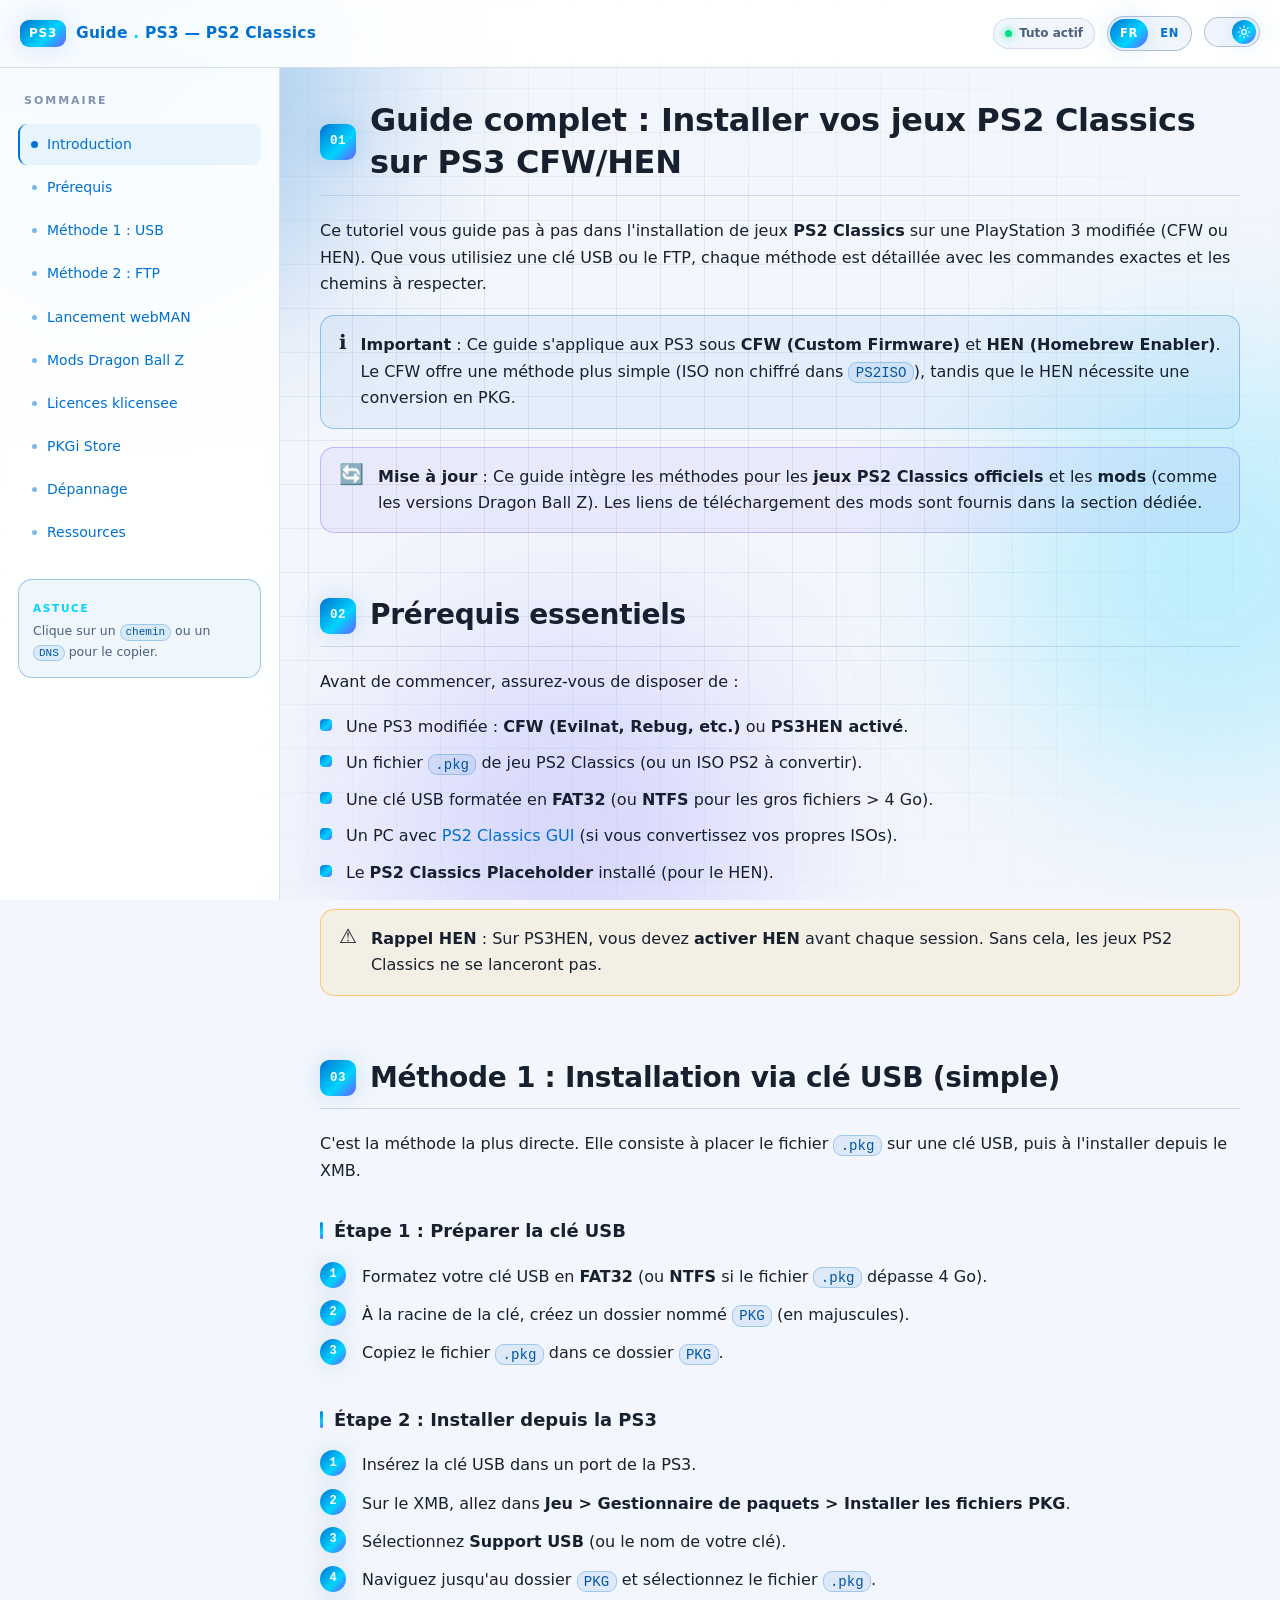
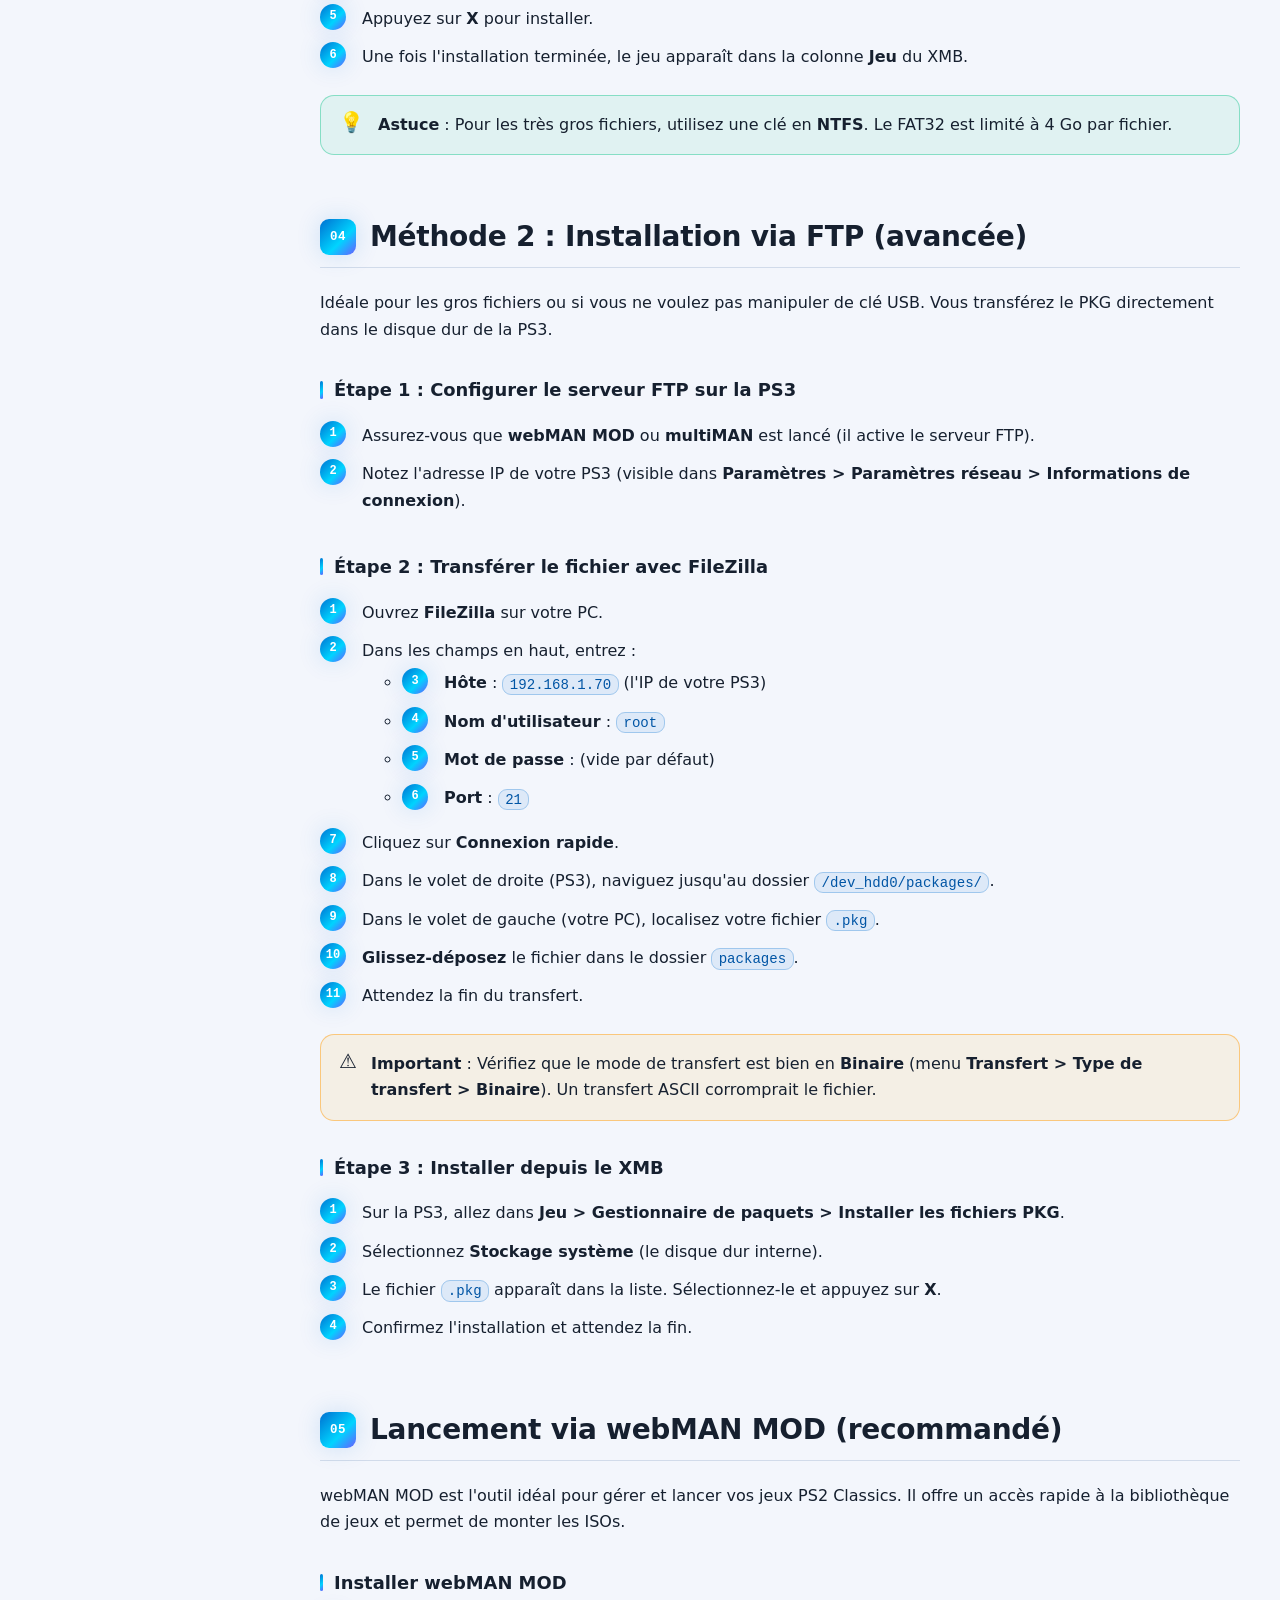
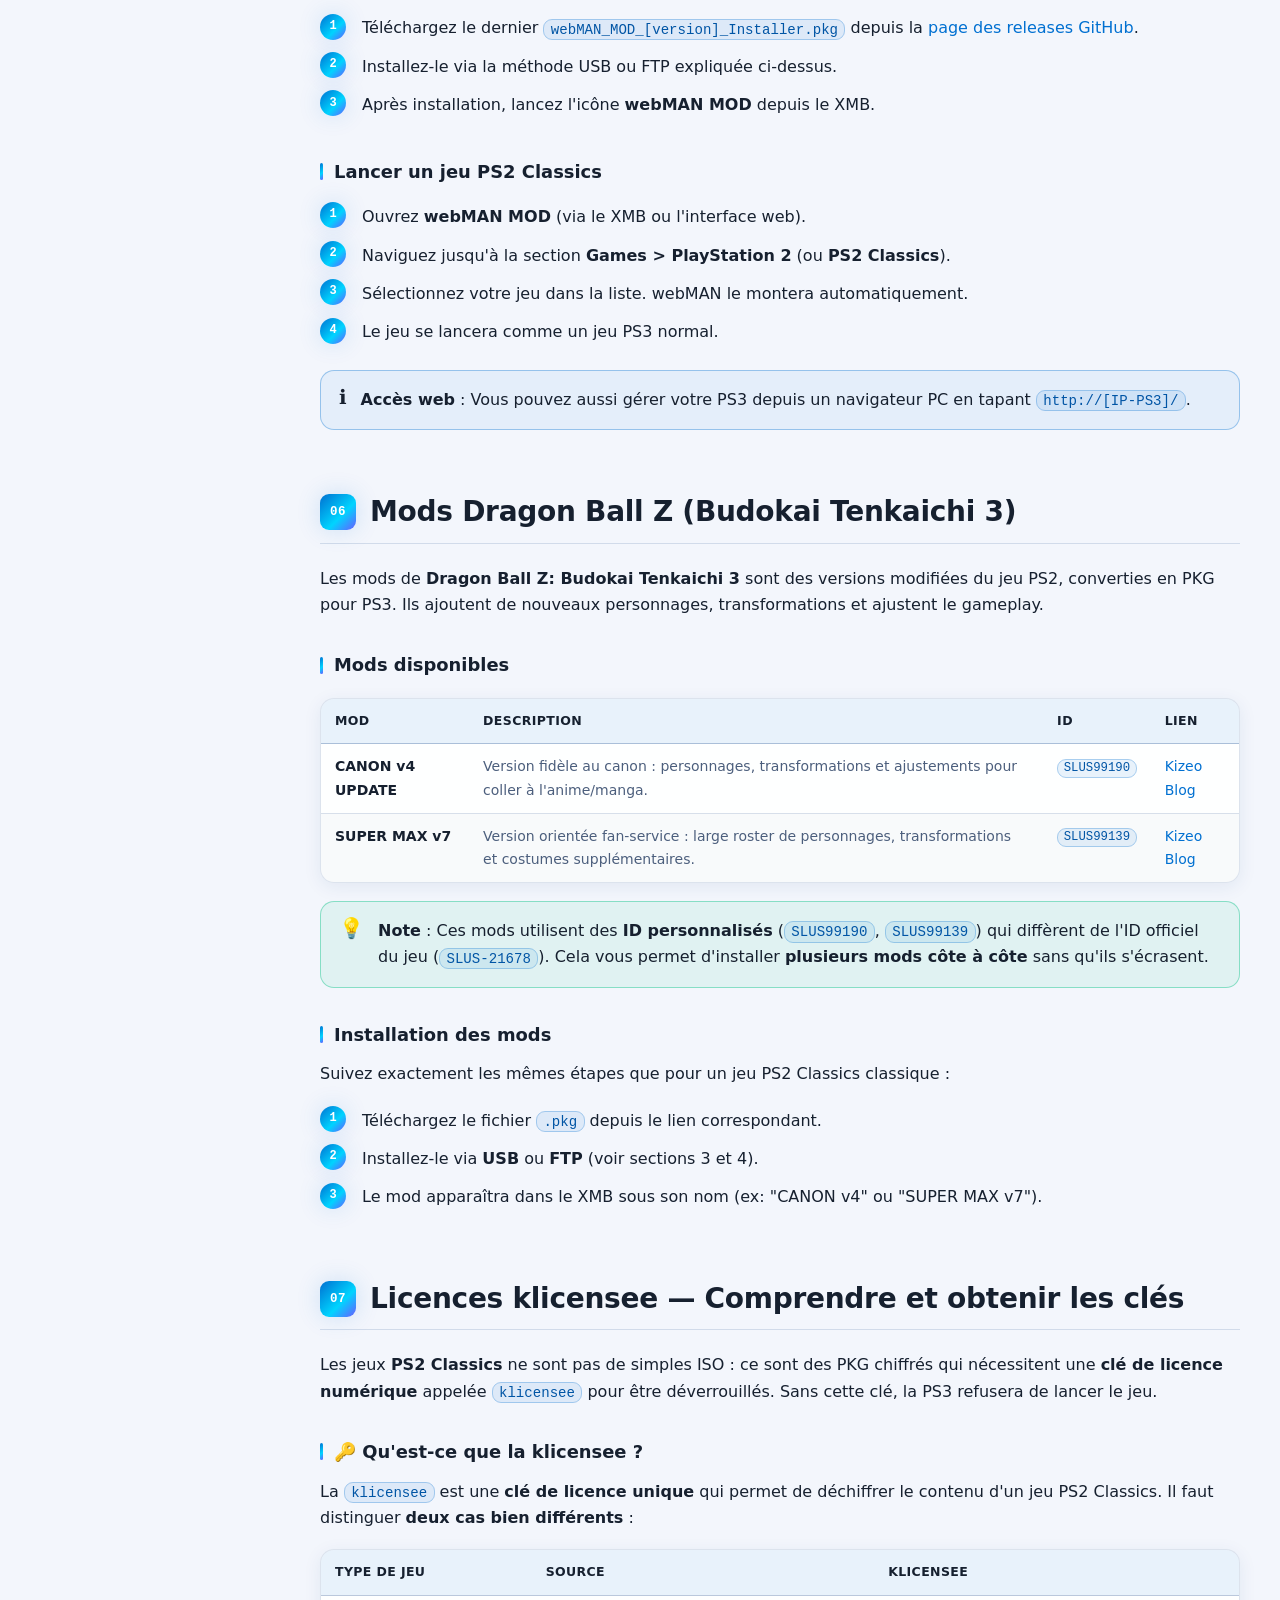
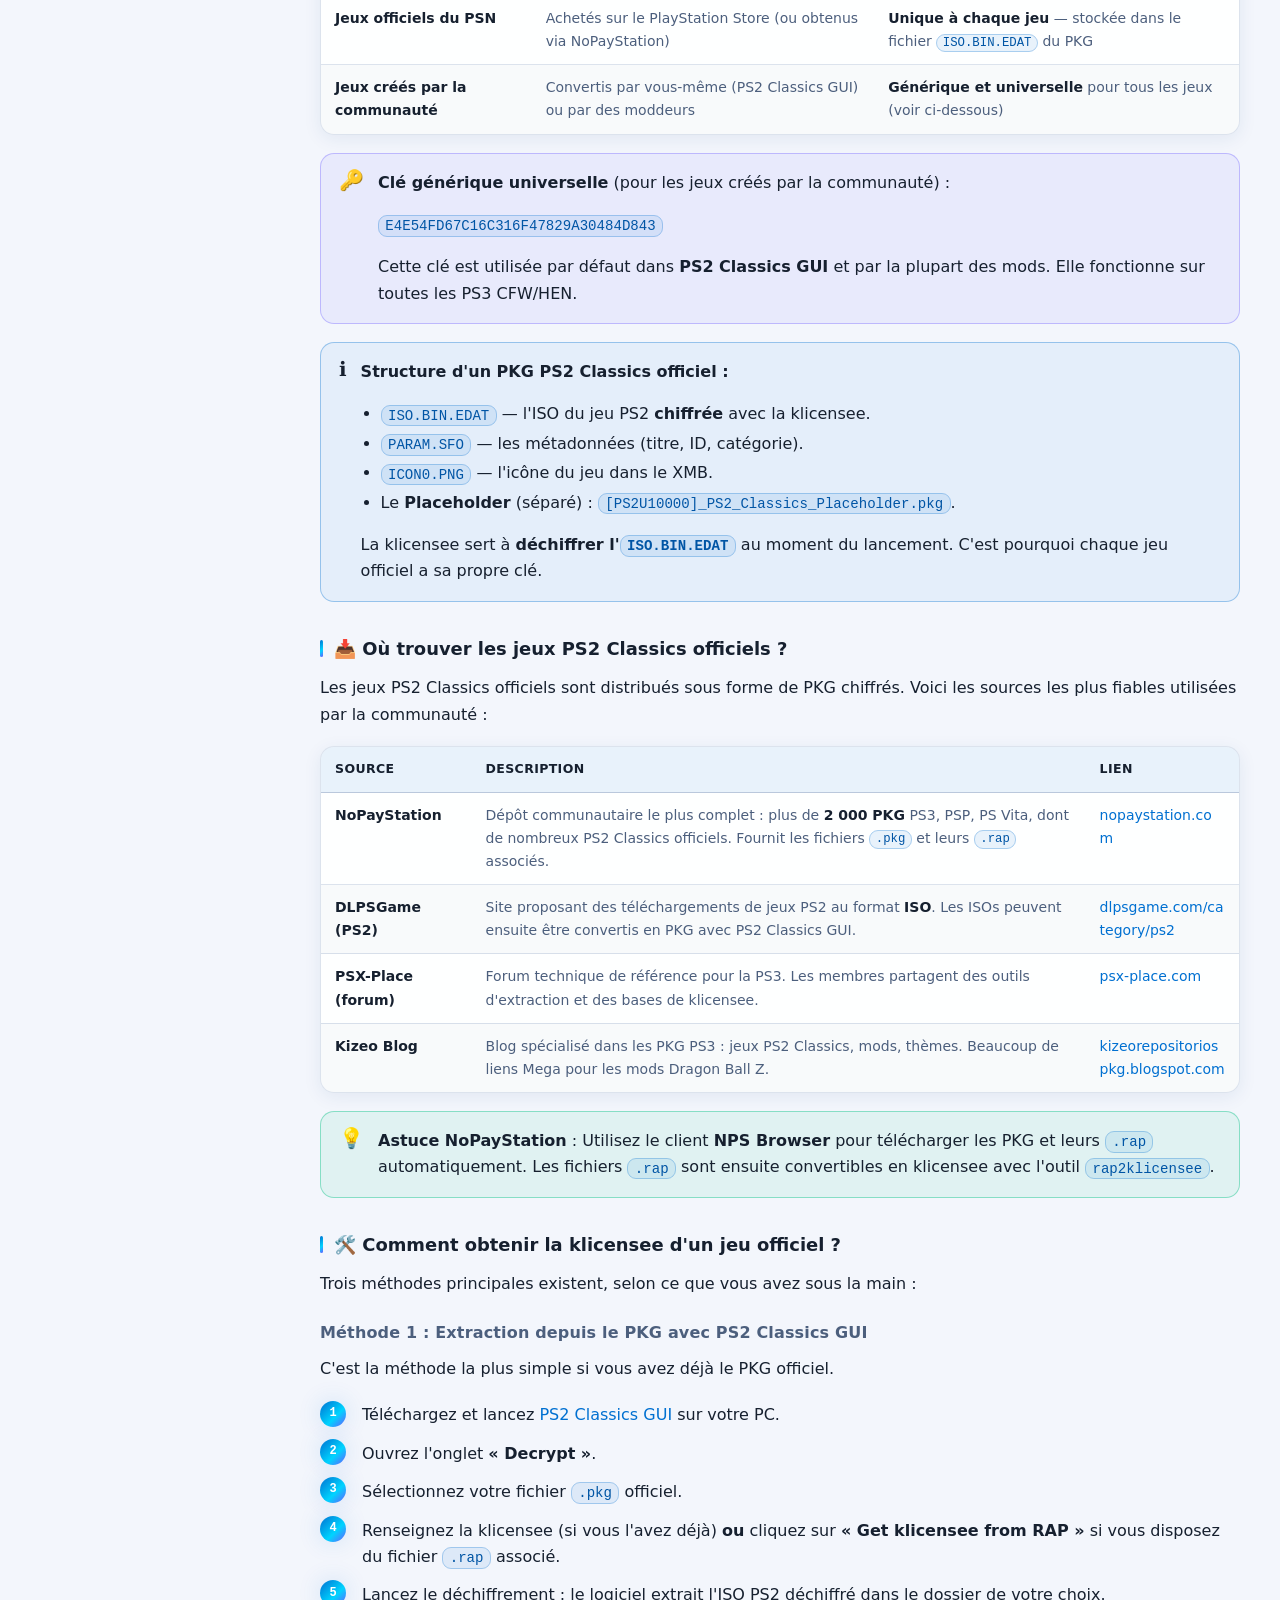
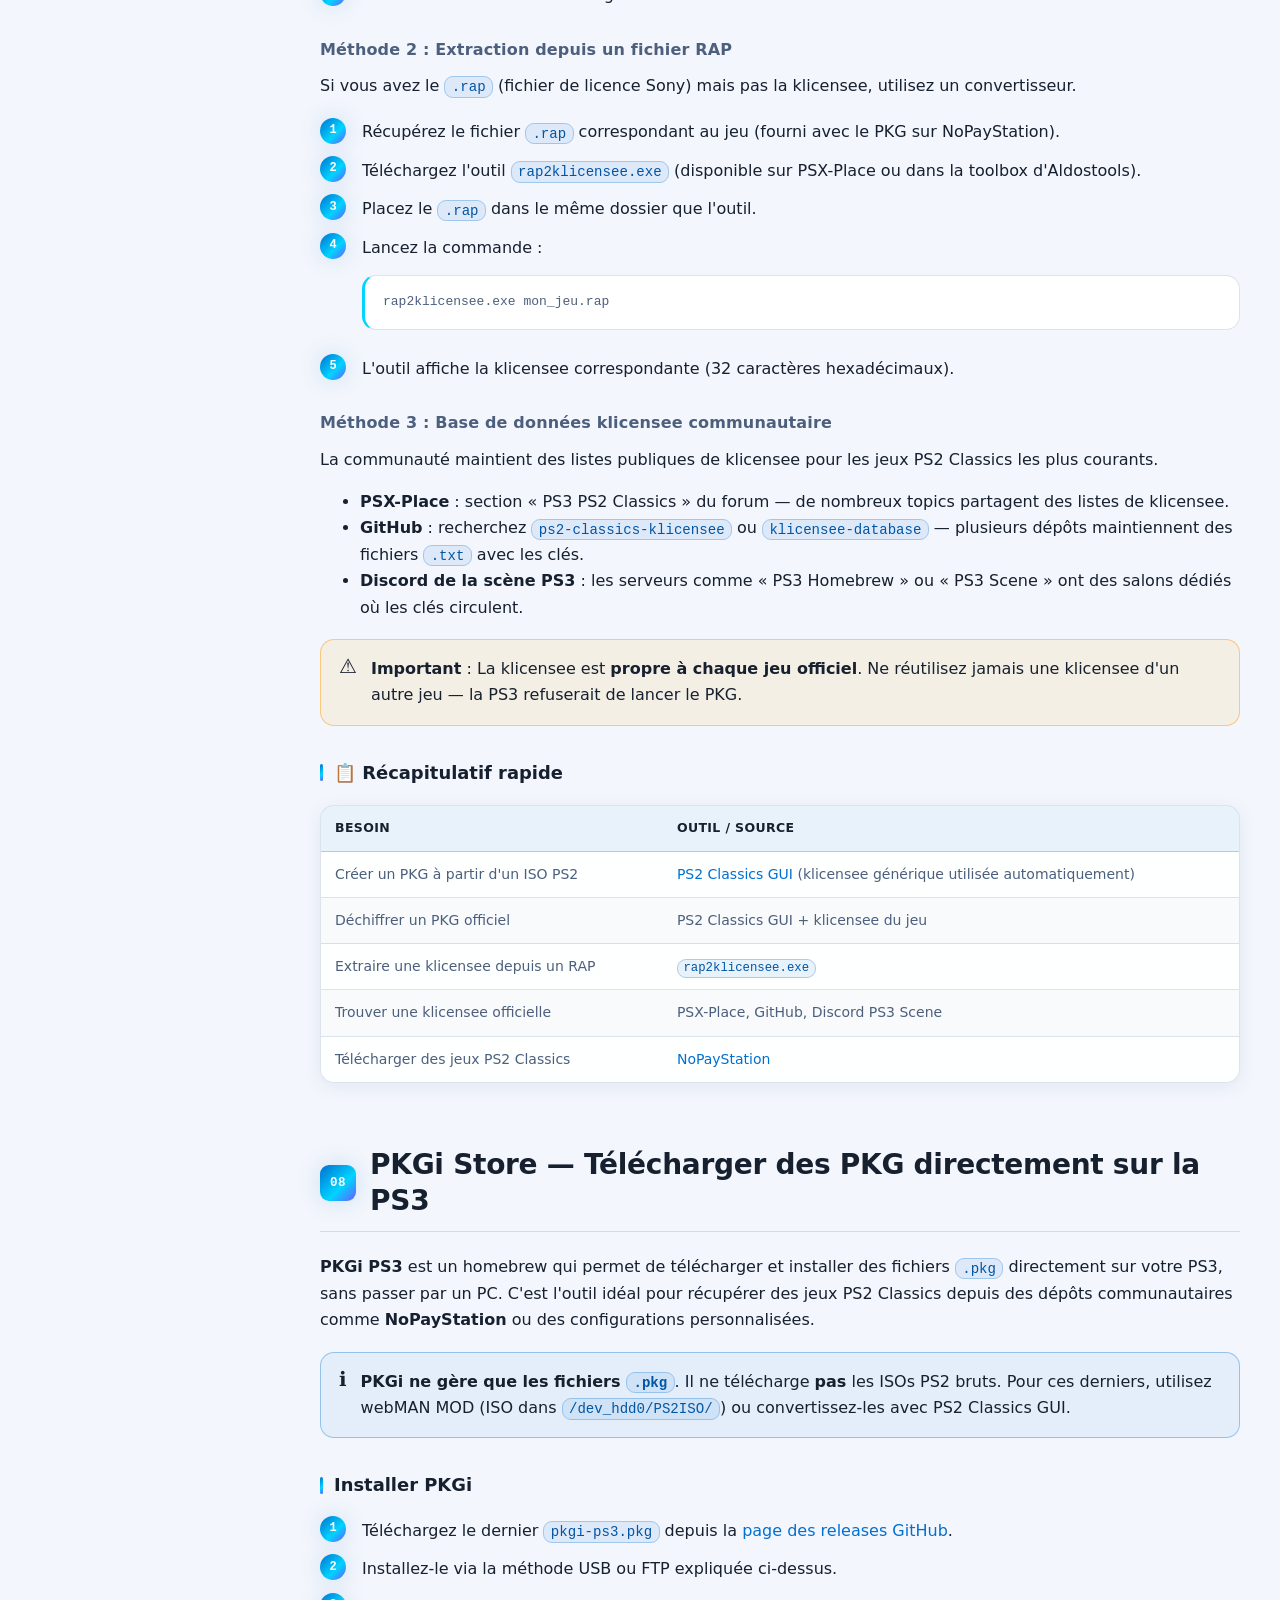
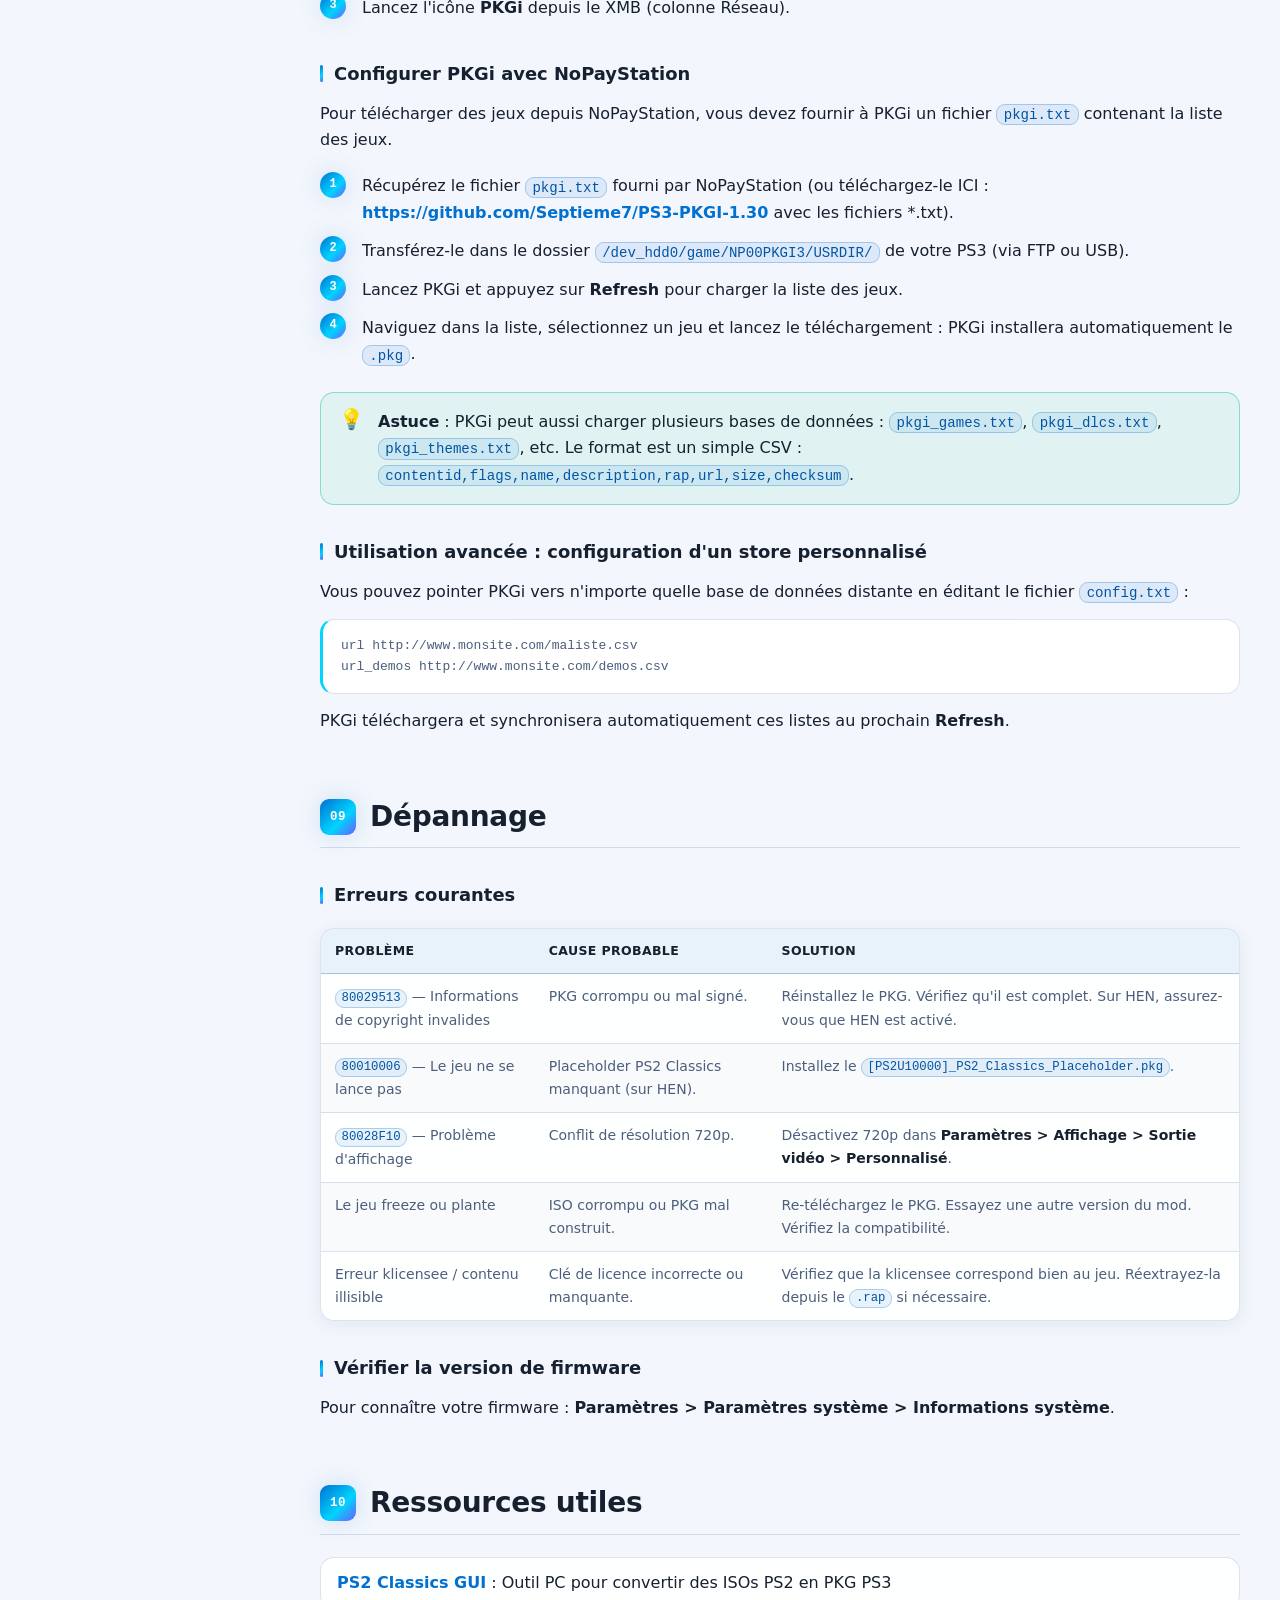
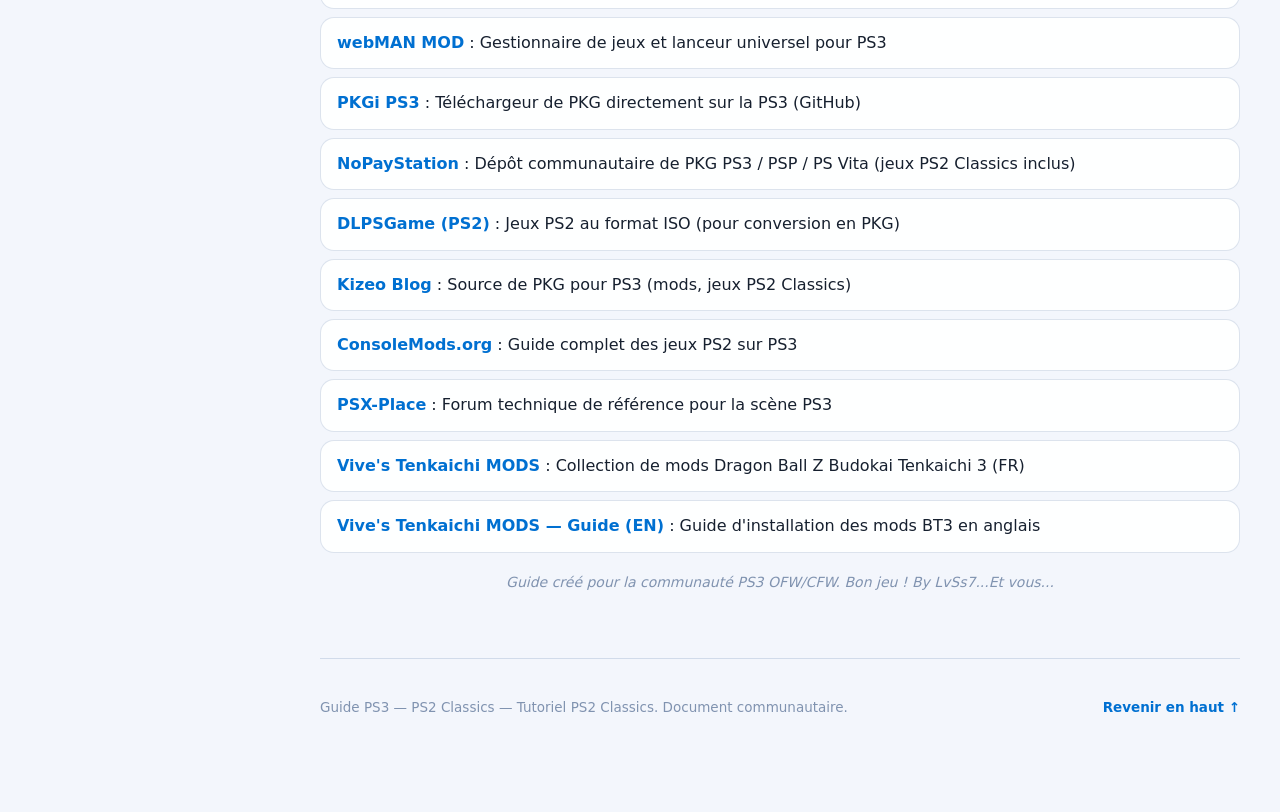
<file: index.html>
<!DOCTYPE html>
<html lang="fr" data-theme="dark">
<head>
  <meta charset="UTF-8">
  <meta name="viewport" content="width=device-width, initial-scale=1.0, viewport-fit=cover">
  <meta name="theme-color" content="#0a0e1a">
  <title>Guide PS3 — Installer les PS2 Classics (CFW/HEN)</title>
  <meta name="description" content="Tutoriel complet : installer vos jeux PS2 Classics (officiels et mods) sur PS3 CFW/HEN via USB, FTP et webMAN MOD.">
  <meta name="author" content="Communauté PS3 Revival">

  <link rel="manifest" href="site.webmanifest">
  <meta name="mobile-web-app-capable" content="yes">
  <meta name="apple-mobile-web-app-capable" content="yes">
  <meta name="apple-mobile-web-app-status-bar-style" content="black-translucent">
  <meta name="apple-mobile-web-app-title" content="Tuto PS2 Classics">

  <meta property="og:type" content="website">
  <meta property="og:title" content="Guide PS3 — Installer les PS2 Classics (CFW/HEN)">
  <meta property="og:description" content="Tutoriel complet pour installer vos jeux PS2 Classics sur PS3 modifiée.">
  <meta property="og:locale" content="fr_FR">
  <meta property="og:locale:alternate" content="en_US">

  <link rel="alternate" hreflang="fr" href="./">
  <link rel="alternate" hreflang="en" href="assets/html/en.html">

  <link rel="icon" type="image/x-icon" href="assets/icon/favicon.ico">
  <link rel="icon" type="image/png" sizes="16x16" href="assets/icon/favicon-16x16.png">
  <link rel="icon" type="image/png" sizes="32x32" href="assets/icon/favicon-32x32.png">
  <link rel="apple-touch-icon" sizes="180x180" href="assets/icon/apple-touch-icon.png">
  <link rel="icon" type="image/png" sizes="192x192" href="assets/icon/android-chrome-192x192.png">
  <link rel="icon" type="image/png" sizes="512x512" href="assets/icon/android-chrome-512x512.png">

  <link rel="stylesheet" href="assets/style/style.css">
</head>
<body id="top">

  <img src="assets/image/me7.png" alt="" aria-hidden="true" id="bouncingImage" class="bouncing-image">

  <div class="bg-layer" aria-hidden="true">
    <div class="bg-grid"></div>
    <div class="bg-orb bg-orb--1"></div>
    <div class="bg-orb bg-orb--2"></div>
    <div class="bg-orb bg-orb--3"></div>
  </div>

  <div class="scroll-progress" aria-hidden="true"><span id="scrollProgressBar"></span></div>

  <header class="site-header" id="siteHeader">
    <div class="header-inner">
      <button class="menu-toggle" id="menuToggle" aria-label="Ouvrir le menu" aria-expanded="false">
        <span></span><span></span><span></span>
      </button>

      <a href="#top" class="brand" aria-label="Retour en haut">
        <span class="brand-badge">PS3</span>
        <span class="brand-text">Guide<span class="brand-dot"> . </span>PS3 — PS2 Classics</span>
      </a>

      <div class="header-actions">
        <span class="status-pill" title="Statut indicatif">
          <span class="status-dot"></span> Tuto actif
        </span>

        <div class="lang-switch" role="group" aria-label="Langue / Language">
          <span class="lang-btn is-active" aria-current="page" aria-label="Français">FR</span>
          <a href="assets/html/en.html" class="lang-btn" aria-label="English" hreflang="en">EN</a>
        </div>

        <button class="theme-toggle" id="themeToggle" aria-label="Changer de thème" aria-pressed="false">
          <span class="theme-toggle__track">
            <span class="theme-toggle__thumb">
              <svg class="ico-sun" viewBox="0 0 24 24" aria-hidden="true"><circle cx="12" cy="12" r="4"/><path d="M12 2v2M12 20v2M4.93 4.93l1.41 1.41M17.66 17.66l1.41 1.41M2 12h2M20 12h2M4.93 19.07l1.41-1.41M17.66 6.34l1.41-1.41"/></svg>
              <svg class="ico-moon" viewBox="0 0 24 24" aria-hidden="true"><path d="M21 12.8A9 9 0 1 1 11.2 3a7 7 0 0 0 9.8 9.8z"/></svg>
            </span>
          </span>
        </button>
      </div>
    </div>
  </header>

  <aside class="sidebar" id="sidebar" aria-label="Navigation principale">
    <nav class="sidebar-inner">
      <p class="sidebar-label">Sommaire</p>
      <ul class="nav-list">
        <li><a href="#intro" class="nav-link"><span class="nav-bullet"></span>Introduction</a></li>
        <li><a href="#prerequis" class="nav-link"><span class="nav-bullet"></span>Prérequis</a></li>
        <li><a href="#methode-1-usb" class="nav-link"><span class="nav-bullet"></span>Méthode 1 : USB</a></li>
        <li><a href="#methode-2-ftp" class="nav-link"><span class="nav-bullet"></span>Méthode 2 : FTP</a></li>
        <li><a href="#webman" class="nav-link"><span class="nav-bullet"></span>Lancement webMAN</a></li>
        <li><a href="#mods-dbz" class="nav-link"><span class="nav-bullet"></span>Mods Dragon Ball Z</a></li>
        <li><a href="#klicensee" class="nav-link"><span class="nav-bullet"></span>Licences klicensee</a></li>
        <li><a href="#pkgi" class="nav-link"><span class="nav-bullet"></span>PKGi Store</a></li>
        <li><a href="#depannage" class="nav-link"><span class="nav-bullet"></span>Dépannage</a></li>
        <li><a href="#ressources" class="nav-link"><span class="nav-bullet"></span>Ressources</a></li>
      </ul>
      <div class="sidebar-foot">
        <span class="sidebar-foot__label">Astuce</span>
        <p>Clique sur un <code>chemin</code> ou un <code>DNS</code> pour le copier.</p>
      </div>
    </nav>
  </aside>
  <div class="sidebar-backdrop" id="sidebarBackdrop" hidden></div>

  <main class="content" id="content">

    <!-- INTRO -->
    <section id="intro" class="section">
      <header class="section-head">
        <span class="section-tag">01</span>
        <h1 class="section-title">Guide complet : Installer vos jeux PS2 Classics sur PS3 CFW/HEN</h1>
      </header>
      <div class="section-body">
        <p>Ce tutoriel vous guide pas à pas dans l'installation de jeux <strong>PS2 Classics</strong> sur une PlayStation 3 modifiée (CFW ou HEN). Que vous utilisiez une clé USB ou le FTP, chaque méthode est détaillée avec les commandes exactes et les chemins à respecter.</p>

        <div class="callout callout--info">
          <div class="callout__icon">ℹ️</div>
          <div class="callout__content">
            <p><strong>Important</strong> : Ce guide s'applique aux PS3 sous <strong>CFW (Custom Firmware)</strong> et <strong>HEN (Homebrew Enabler)</strong>.<br>
            Le CFW offre une méthode plus simple (ISO non chiffré dans <code>PS2ISO</code>), tandis que le HEN nécessite une conversion en PKG.</p>
          </div>
        </div>

        <div class="callout callout--accent">
          <div class="callout__icon">🔄</div>
          <div class="callout__content">
            <p><strong>Mise à jour</strong> : Ce guide intègre les méthodes pour les <strong>jeux PS2 Classics officiels</strong> et les <strong>mods</strong> (comme les versions Dragon Ball Z). Les liens de téléchargement des mods sont fournis dans la section dédiée.</p>
          </div>
        </div>
      </div>
    </section>

    <!-- PREREQUIS -->
    <section id="prerequis" class="section">
      <header class="section-head">
        <span class="section-tag">02</span>
        <h2 class="section-title">Prérequis essentiels</h2>
      </header>
      <div class="section-body">
        <p>Avant de commencer, assurez-vous de disposer de :</p>
        <ul class="checklist">
          <li>Une PS3 modifiée : <strong>CFW (Evilnat, Rebug, etc.)</strong> ou <strong>PS3HEN activé</strong>.</li>
          <li>Un fichier <code>.pkg</code> de jeu PS2 Classics (ou un ISO PS2 à convertir).</li>
          <li>Une clé USB formatée en <strong>FAT32</strong> (ou <strong>NTFS</strong> pour les gros fichiers &gt; 4 Go).</li>
          <li>Un PC avec <a href="https://www.psx-place.com/resources/ps2-classics-gui.638/" target="_blank" rel="noopener">PS2 Classics GUI</a> (si vous convertissez vos propres ISOs).</li>
          <li>Le <strong>PS2 Classics Placeholder</strong> installé (pour le HEN).</li>
        </ul>

        <div class="callout callout--warn">
          <div class="callout__icon">⚠️</div>
          <div class="callout__content">
            <p><strong>Rappel HEN</strong> : Sur PS3HEN, vous devez <strong>activer HEN</strong> avant chaque session. Sans cela, les jeux PS2 Classics ne se lanceront pas.</p>
          </div>
        </div>
      </div>
    </section>

    <!-- METHODE 1 : USB -->
    <section id="methode-1-usb" class="section">
      <header class="section-head">
        <span class="section-tag">03</span>
        <h2 class="section-title">Méthode 1 : Installation via clé USB (simple)</h2>
      </header>
      <div class="section-body">
        <p>C'est la méthode la plus directe. Elle consiste à placer le fichier <code>.pkg</code> sur une clé USB, puis à l'installer depuis le XMB.</p>

        <h3 class="sub-title">Étape 1 : Préparer la clé USB</h3>
        <ol class="steps">
          <li>Formatez votre clé USB en <strong>FAT32</strong> (ou <strong>NTFS</strong> si le fichier <code>.pkg</code> dépasse 4 Go).</li>
          <li>À la racine de la clé, créez un dossier nommé <code>PKG</code> (en majuscules).</li>
          <li>Copiez le fichier <code>.pkg</code> dans ce dossier <code>PKG</code>.</li>
        </ol>

        <h3 class="sub-title">Étape 2 : Installer depuis la PS3</h3>
        <ol class="steps">
          <li>Insérez la clé USB dans un port de la PS3.</li>
          <li>Sur le XMB, allez dans <strong>Jeu &gt; Gestionnaire de paquets &gt; Installer les fichiers PKG</strong>.</li>
          <li>Sélectionnez <strong>Support USB</strong> (ou le nom de votre clé).</li>
          <li>Naviguez jusqu'au dossier <code>PKG</code> et sélectionnez le fichier <code>.pkg</code>.</li>
          <li>Appuyez sur <strong>X</strong> pour installer.</li>
          <li>Une fois l'installation terminée, le jeu apparaît dans la colonne <strong>Jeu</strong> du XMB.</li>
        </ol>

        <div class="callout callout--tip">
          <div class="callout__icon">💡</div>
          <div class="callout__content">
            <p><strong>Astuce</strong> : Pour les très gros fichiers, utilisez une clé en <strong>NTFS</strong>. Le FAT32 est limité à 4 Go par fichier.</p>
          </div>
        </div>
      </div>
    </section>

    <!-- METHODE 2 : FTP -->
    <section id="methode-2-ftp" class="section">
      <header class="section-head">
        <span class="section-tag">04</span>
        <h2 class="section-title">Méthode 2 : Installation via FTP (avancée)</h2>
      </header>
      <div class="section-body">
        <p>Idéale pour les gros fichiers ou si vous ne voulez pas manipuler de clé USB. Vous transférez le PKG directement dans le disque dur de la PS3.</p>

        <h3 class="sub-title">Étape 1 : Configurer le serveur FTP sur la PS3</h3>
        <ol class="steps">
          <li>Assurez-vous que <strong>webMAN MOD</strong> ou <strong>multiMAN</strong> est lancé (il active le serveur FTP).</li>
          <li>Notez l'adresse IP de votre PS3 (visible dans <strong>Paramètres &gt; Paramètres réseau &gt; Informations de connexion</strong>).</li>
        </ol>

        <h3 class="sub-title">Étape 2 : Transférer le fichier avec FileZilla</h3>
        <ol class="steps">
          <li>Ouvrez <strong>FileZilla</strong> sur votre PC.</li>
          <li>Dans les champs en haut, entrez :
            <ul>
              <li><strong>Hôte</strong> : <code class="dns">192.168.1.70</code> (l'IP de votre PS3)</li>
              <li><strong>Nom d'utilisateur</strong> : <code class="dns">root</code></li>
              <li><strong>Mot de passe</strong> : (vide par défaut)</li>
              <li><strong>Port</strong> : <code class="dns">21</code></li>
            </ul>
          </li>
          <li>Cliquez sur <strong>Connexion rapide</strong>.</li>
          <li>Dans le volet de droite (PS3), naviguez jusqu'au dossier <code>/dev_hdd0/packages/</code>.</li>
          <li>Dans le volet de gauche (votre PC), localisez votre fichier <code>.pkg</code>.</li>
          <li><strong>Glissez-déposez</strong> le fichier dans le dossier <code>packages</code>.</li>
          <li>Attendez la fin du transfert.</li>
        </ol>

        <div class="callout callout--warn">
          <div class="callout__icon">⚠️</div>
          <div class="callout__content">
            <p><strong>Important</strong> : Vérifiez que le mode de transfert est bien en <strong>Binaire</strong> (menu <strong>Transfert &gt; Type de transfert &gt; Binaire</strong>). Un transfert ASCII corromprait le fichier.</p>
          </div>
        </div>

        <h3 class="sub-title">Étape 3 : Installer depuis le XMB</h3>
        <ol class="steps">
          <li>Sur la PS3, allez dans <strong>Jeu &gt; Gestionnaire de paquets &gt; Installer les fichiers PKG</strong>.</li>
          <li>Sélectionnez <strong>Stockage système</strong> (le disque dur interne).</li>
          <li>Le fichier <code>.pkg</code> apparaît dans la liste. Sélectionnez-le et appuyez sur <strong>X</strong>.</li>
          <li>Confirmez l'installation et attendez la fin.</li>
        </ol>
      </div>
    </section>

    <!-- WEBMAN -->
    <section id="webman" class="section">
      <header class="section-head">
        <span class="section-tag">05</span>
        <h2 class="section-title">Lancement via webMAN MOD (recommandé)</h2>
      </header>
      <div class="section-body">
        <p>webMAN MOD est l'outil idéal pour gérer et lancer vos jeux PS2 Classics. Il offre un accès rapide à la bibliothèque de jeux et permet de monter les ISOs.</p>

        <h3 class="sub-title">Installer webMAN MOD</h3>
        <ol class="steps">
          <li>Téléchargez le dernier <code>webMAN_MOD_[version]_Installer.pkg</code> depuis la <a href="https://github.com/aldostools/webMAN-MOD/releases" target="_blank" rel="noopener">page des releases GitHub</a>.</li>
          <li>Installez-le via la méthode USB ou FTP expliquée ci-dessus.</li>
          <li>Après installation, lancez l'icône <strong>webMAN MOD</strong> depuis le XMB.</li>
        </ol>

        <h3 class="sub-title">Lancer un jeu PS2 Classics</h3>
        <ol class="steps">
          <li>Ouvrez <strong>webMAN MOD</strong> (via le XMB ou l'interface web).</li>
          <li>Naviguez jusqu'à la section <strong>Games &gt; PlayStation 2</strong> (ou <strong>PS2 Classics</strong>).</li>
          <li>Sélectionnez votre jeu dans la liste. webMAN le montera automatiquement.</li>
          <li>Le jeu se lancera comme un jeu PS3 normal.</li>
        </ol>

        <div class="callout callout--info">
          <div class="callout__icon">ℹ️</div>
          <div class="callout__content">
            <p><strong>Accès web</strong> : Vous pouvez aussi gérer votre PS3 depuis un navigateur PC en tapant <code>http://[IP-PS3]/</code>.</p>
          </div>
        </div>
      </div>
    </section>

    <!-- MODS DBZ -->
    <section id="mods-dbz" class="section">
      <header class="section-head">
        <span class="section-tag">06</span>
        <h2 class="section-title">Mods Dragon Ball Z (Budokai Tenkaichi 3)</h2>
      </header>
      <div class="section-body">
        <p>Les mods de <strong>Dragon Ball Z: Budokai Tenkaichi 3</strong> sont des versions modifiées du jeu PS2, converties en PKG pour PS3. Ils ajoutent de nouveaux personnages, transformations et ajustent le gameplay.</p>

        <h3 class="sub-title">Mods disponibles</h3>
        <div class="table-wrap">
          <table>
            <thead><tr><th>Mod</th><th>Description</th><th>ID</th><th>Lien</th></tr></thead>
            <tbody>
              <tr>
                <td><strong>CANON v4 UPDATE</strong></td>
                <td>Version fidèle au canon : personnages, transformations et ajustements pour coller à l'anime/manga.</td>
                <td><code>SLUS99190</code></td>
                <td><a href="https://kizeorepositoriospkg.blogspot.com/" target="_blank" rel="noopener">Kizeo Blog</a></td>
              </tr>
              <tr>
                <td><strong>SUPER MAX v7</strong></td>
                <td>Version orientée fan-service : large roster de personnages, transformations et costumes supplémentaires.</td>
                <td><code>SLUS99139</code></td>
                <td><a href="https://kizeorepositoriospkg.blogspot.com/" target="_blank" rel="noopener">Kizeo Blog</a></td>
              </tr>
            </tbody>
          </table>
        </div>

        <div class="callout callout--tip">
          <div class="callout__icon">💡</div>
          <div class="callout__content">
            <p><strong>Note</strong> : Ces mods utilisent des <strong>ID personnalisés</strong> (<code>SLUS99190</code>, <code>SLUS99139</code>) qui diffèrent de l'ID officiel du jeu (<code>SLUS-21678</code>). Cela vous permet d'installer <strong>plusieurs mods côte à côte</strong> sans qu'ils s'écrasent.</p>
          </div>
        </div>

        <h3 class="sub-title">Installation des mods</h3>
        <p>Suivez exactement les mêmes étapes que pour un jeu PS2 Classics classique :</p>
        <ol class="steps">
          <li>Téléchargez le fichier <code>.pkg</code> depuis le lien correspondant.</li>
          <li>Installez-le via <strong>USB</strong> ou <strong>FTP</strong> (voir sections 3 et 4).</li>
          <li>Le mod apparaîtra dans le XMB sous son nom (ex: "CANON v4" ou "SUPER MAX v7").</li>
        </ol>
      </div>
    </section>

    <!-- KLICENSEE -->
    <section id="klicensee" class="section">
      <header class="section-head">
        <span class="section-tag">07</span>
        <h2 class="section-title">Licences klicensee — Comprendre et obtenir les clés</h2>
      </header>
      <div class="section-body">
        <p>Les jeux <strong>PS2 Classics</strong> ne sont pas de simples ISO : ce sont des PKG chiffrés qui nécessitent une <strong>clé de licence numérique</strong> appelée <code>klicensee</code> pour être déverrouillés. Sans cette clé, la PS3 refusera de lancer le jeu.</p>

        <h3 class="sub-title">🔑 Qu'est-ce que la klicensee ?</h3>
        <p>La <code>klicensee</code> est une <strong>clé de licence unique</strong> qui permet de déchiffrer le contenu d'un jeu PS2 Classics. Il faut distinguer <strong>deux cas bien différents</strong> :</p>

        <div class="table-wrap">
          <table>
            <thead>
              <tr><th>Type de jeu</th><th>Source</th><th>klicensee</th></tr>
            </thead>
            <tbody>
              <tr>
                <td><strong>Jeux officiels du PSN</strong></td>
                <td>Achetés sur le PlayStation Store (ou obtenus via NoPayStation)</td>
                <td><strong>Unique à chaque jeu</strong> — stockée dans le fichier <code>ISO.BIN.EDAT</code> du PKG</td>
              </tr>
              <tr>
                <td><strong>Jeux créés par la communauté</strong></td>
                <td>Convertis par vous-même (PS2 Classics GUI) ou par des moddeurs</td>
                <td><strong>Générique et universelle</strong> pour tous les jeux (voir ci-dessous)</td>
              </tr>
            </tbody>
          </table>
        </div>

        <div class="callout callout--accent">
          <div class="callout__icon">🔑</div>
          <div class="callout__content">
            <p><strong>Clé générique universelle</strong> (pour les jeux créés par la communauté) :</p>
            <p><code class="dns">E4E54FD67C16C316F47829A30484D843</code></p>
            <p>Cette clé est utilisée par défaut dans <strong>PS2 Classics GUI</strong> et par la plupart des mods. Elle fonctionne sur toutes les PS3 CFW/HEN.</p>
          </div>
        </div>

        <div class="callout callout--info">
          <div class="callout__icon">ℹ️</div>
          <div class="callout__content">
            <p><strong>Structure d'un PKG PS2 Classics officiel :</strong></p>
            <ul>
              <li><code>ISO.BIN.EDAT</code> — l'ISO du jeu PS2 <strong>chiffrée</strong> avec la klicensee.</li>
              <li><code>PARAM.SFO</code> — les métadonnées (titre, ID, catégorie).</li>
              <li><code>ICON0.PNG</code> — l'icône du jeu dans le XMB.</li>
              <li>Le <strong>Placeholder</strong> (séparé) : <code>[PS2U10000]_PS2_Classics_Placeholder.pkg</code>.</li>
            </ul>
            <p>La klicensee sert à <strong>déchiffrer l'<code>ISO.BIN.EDAT</code></strong> au moment du lancement. C'est pourquoi chaque jeu officiel a sa propre clé.</p>
          </div>
        </div>

        <h3 class="sub-title">📥 Où trouver les jeux PS2 Classics officiels ?</h3>
        <p>Les jeux PS2 Classics officiels sont distribués sous forme de PKG chiffrés. Voici les sources les plus fiables utilisées par la communauté :</p>

        <div class="table-wrap">
          <table>
            <thead>
              <tr><th>Source</th><th>Description</th><th>Lien</th></tr>
            </thead>
            <tbody>
              <tr>
                <td><strong>NoPayStation</strong></td>
                <td>Dépôt communautaire le plus complet : plus de <strong>2 000 PKG</strong> PS3, PSP, PS Vita, dont de nombreux PS2 Classics officiels. Fournit les fichiers <code>.pkg</code> et leurs <code>.rap</code> associés.</td>
                <td><a href="https://nopaystation.com/" target="_blank" rel="noopener">nopaystation.com</a></td>
              </tr>
              <tr>
                <td><strong>DLPSGame (PS2)</strong></td>
                <td>Site proposant des téléchargements de jeux PS2 au format <strong>ISO</strong>. Les ISOs peuvent ensuite être convertis en PKG avec PS2 Classics GUI.</td>
                <td><a href="https://dlpsgame.com/category/ps2/" target="_blank" rel="noopener">dlpsgame.com/category/ps2</a></td>
              </tr>
              <tr>
                <td><strong>PSX-Place (forum)</strong></td>
                <td>Forum technique de référence pour la PS3. Les membres partagent des outils d'extraction et des bases de klicensee.</td>
                <td><a href="https://www.psx-place.com/" target="_blank" rel="noopener">psx-place.com</a></td>
              </tr>
              <tr>
                <td><strong>Kizeo Blog</strong></td>
                <td>Blog spécialisé dans les PKG PS3 : jeux PS2 Classics, mods, thèmes. Beaucoup de liens Mega pour les mods Dragon Ball Z.</td>
                <td><a href="https://kizeorepositoriospkg.blogspot.com/" target="_blank" rel="noopener">kizeorepositoriospkg.blogspot.com</a></td>
              </tr>
            </tbody>
          </table>
        </div>

        <div class="callout callout--tip">
          <div class="callout__icon">💡</div>
          <div class="callout__content">
            <p><strong>Astuce NoPayStation</strong> : Utilisez le client <strong>NPS Browser</strong> pour télécharger les PKG et leurs <code>.rap</code> automatiquement. Les fichiers <code>.rap</code> sont ensuite convertibles en klicensee avec l'outil <code>rap2klicensee</code>.</p>
          </div>
        </div>

        <h3 class="sub-title">🛠️ Comment obtenir la klicensee d'un jeu officiel ?</h3>
        <p>Trois méthodes principales existent, selon ce que vous avez sous la main :</p>

        <h4 class="sub-sub-title">Méthode 1 : Extraction depuis le PKG avec PS2 Classics GUI</h4>
        <p>C'est la méthode la plus simple si vous avez déjà le PKG officiel.</p>
        <ol class="steps">
          <li>Téléchargez et lancez <a href="https://www.psx-place.com/resources/ps2-classics-gui.638/" target="_blank" rel="noopener">PS2 Classics GUI</a> sur votre PC.</li>
          <li>Ouvrez l'onglet <strong>« Decrypt »</strong>.</li>
          <li>Sélectionnez votre fichier <code>.pkg</code> officiel.</li>
          <li>Renseignez la klicensee (si vous l'avez déjà) <strong>ou</strong> cliquez sur <strong>« Get klicensee from RAP »</strong> si vous disposez du fichier <code>.rap</code> associé.</li>
          <li>Lancez le déchiffrement : le logiciel extrait l'ISO PS2 déchiffré dans le dossier de votre choix.</li>
        </ol>

        <h4 class="sub-sub-title">Méthode 2 : Extraction depuis un fichier RAP</h4>
        <p>Si vous avez le <code>.rap</code> (fichier de licence Sony) mais pas la klicensee, utilisez un convertisseur.</p>
        <ol class="steps">
          <li>Récupérez le fichier <code>.rap</code> correspondant au jeu (fourni avec le PKG sur NoPayStation).</li>
          <li>Téléchargez l'outil <code>rap2klicensee.exe</code> (disponible sur PSX-Place ou dans la toolbox d'Aldostools).</li>
          <li>Placez le <code>.rap</code> dans le même dossier que l'outil.</li>
          <li>Lancez la commande :
            <pre class="diagram">rap2klicensee.exe mon_jeu.rap</pre>
          </li>
          <li>L'outil affiche la klicensee correspondante (32 caractères hexadécimaux).</li>
        </ol>

        <h4 class="sub-sub-title">Méthode 3 : Base de données klicensee communautaire</h4>
        <p>La communauté maintient des listes publiques de klicensee pour les jeux PS2 Classics les plus courants.</p>
        <ul>
          <li><strong>PSX-Place</strong> : section « PS3 PS2 Classics » du forum — de nombreux topics partagent des listes de klicensee.</li>
          <li><strong>GitHub</strong> : recherchez <code>ps2-classics-klicensee</code> ou <code>klicensee-database</code> — plusieurs dépôts maintiennent des fichiers <code>.txt</code> avec les clés.</li>
          <li><strong>Discord de la scène PS3</strong> : les serveurs comme « PS3 Homebrew » ou « PS3 Scene » ont des salons dédiés où les clés circulent.</li>
        </ul>

        <div class="callout callout--warn">
          <div class="callout__icon">⚠️</div>
          <div class="callout__content">
            <p><strong>Important</strong> : La klicensee est <strong>propre à chaque jeu officiel</strong>. Ne réutilisez jamais une klicensee d'un autre jeu — la PS3 refuserait de lancer le PKG.</p>
          </div>
        </div>

        <h3 class="sub-title">📋 Récapitulatif rapide</h3>
        <div class="table-wrap">
          <table>
            <thead>
              <tr><th>Besoin</th><th>Outil / Source</th></tr>
            </thead>
            <tbody>
              <tr><td>Créer un PKG à partir d'un ISO PS2</td><td><a href="https://www.psx-place.com/resources/ps2-classics-gui.638/" target="_blank" rel="noopener">PS2 Classics GUI</a> (klicensee générique utilisée automatiquement)</td></tr>
              <tr><td>Déchiffrer un PKG officiel</td><td>PS2 Classics GUI + klicensee du jeu</td></tr>
              <tr><td>Extraire une klicensee depuis un RAP</td><td><code>rap2klicensee.exe</code></td></tr>
              <tr><td>Trouver une klicensee officielle</td><td>PSX-Place, GitHub, Discord PS3 Scene</td></tr>
              <tr><td>Télécharger des jeux PS2 Classics</td><td><a href="https://nopaystation.com/" target="_blank" rel="noopener">NoPayStation</a></td></tr>
            </tbody>
          </table>
        </div>
      </div>
    </section>

    <!-- PKGI -->
    <section id="pkgi" class="section">
      <header class="section-head">
        <span class="section-tag">08</span>
        <h2 class="section-title">PKGi Store — Télécharger des PKG directement sur la PS3</h2>
      </header>
      <div class="section-body">
        <p><strong>PKGi PS3</strong> est un homebrew qui permet de télécharger et installer des fichiers <code>.pkg</code> directement sur votre PS3, sans passer par un PC. C'est l'outil idéal pour récupérer des jeux PS2 Classics depuis des dépôts communautaires comme <strong>NoPayStation</strong> ou des configurations personnalisées.</p>

        <div class="callout callout--info">
          <div class="callout__icon">ℹ️</div>
          <div class="callout__content">
            <p><strong>PKGi ne gère que les fichiers <code>.pkg</code></strong>. Il ne télécharge <strong>pas</strong> les ISOs PS2 bruts. Pour ces derniers, utilisez webMAN MOD (ISO dans <code>/dev_hdd0/PS2ISO/</code>) ou convertissez-les avec PS2 Classics GUI.</p>
          </div>
        </div>

        <h3 class="sub-title">Installer PKGi</h3>
        <ol class="steps">
          <li>Téléchargez le dernier <code>pkgi-ps3.pkg</code> depuis la <a href="https://github.com/bucanero/pkgi-ps3/releases" target="_blank" rel="noopener">page des releases GitHub</a>.</li>
          <li>Installez-le via la méthode USB ou FTP expliquée ci-dessus.</li>
          <li>Lancez l'icône <strong>PKGi</strong> depuis le XMB (colonne Réseau).</li>
        </ol>

        <h3 class="sub-title">Configurer PKGi avec NoPayStation</h3>
        <p>Pour télécharger des jeux depuis NoPayStation, vous devez fournir à PKGi un fichier <code>pkgi.txt</code> contenant la liste des jeux.</p>
        <ol class="steps">
          <li>Récupérez le fichier <code>pkgi.txt</code> fourni par NoPayStation (ou téléchargez-le ICI : <a href="https://github.com/Septieme7/PS3-PKGI-1.30" target="_blank" rel="noopener"><strong>https://github.com/Septieme7/PS3-PKGI-1.30</strong></a> avec les fichiers *.txt).</li>
          <li>Transférez-le dans le dossier <code>/dev_hdd0/game/NP00PKGI3/USRDIR/</code> de votre PS3 (via FTP ou USB).</li>
          <li>Lancez PKGi et appuyez sur <strong>Refresh</strong> pour charger la liste des jeux.</li>
          <li>Naviguez dans la liste, sélectionnez un jeu et lancez le téléchargement : PKGi installera automatiquement le <code>.pkg</code>.</li>
        </ol>

        <div class="callout callout--tip">
          <div class="callout__icon">💡</div>
          <div class="callout__content">
            <p><strong>Astuce</strong> : PKGi peut aussi charger plusieurs bases de données : <code>pkgi_games.txt</code>, <code>pkgi_dlcs.txt</code>, <code>pkgi_themes.txt</code>, etc. Le format est un simple CSV : <code>contentid,flags,name,description,rap,url,size,checksum</code>.</p>
          </div>
        </div>

        <h3 class="sub-title">Utilisation avancée : configuration d'un store personnalisé</h3>
        <p>Vous pouvez pointer PKGi vers n'importe quelle base de données distante en éditant le fichier <code>config.txt</code> :</p>
        <pre class="diagram">url http://www.monsite.com/maliste.csv
url_demos http://www.monsite.com/demos.csv</pre>
        <p>PKGi téléchargera et synchronisera automatiquement ces listes au prochain <strong>Refresh</strong>.</p>
      </div>
    </section>

    <!-- DEPANNAGE -->
    <section id="depannage" class="section">
      <header class="section-head">
        <span class="section-tag">09</span>
        <h2 class="section-title">Dépannage</h2>
      </header>
      <div class="section-body">
        <h3 class="sub-title">Erreurs courantes</h3>
        <div class="table-wrap">
          <table>
            <thead><tr><th>Problème</th><th>Cause probable</th><th>Solution</th></tr></thead>
            <tbody>
              <tr>
                <td><code>80029513</code> — Informations de copyright invalides</td>
                <td>PKG corrompu ou mal signé.</td>
                <td>Réinstallez le PKG. Vérifiez qu'il est complet. Sur HEN, assurez-vous que HEN est activé.</td>
              </tr>
              <tr>
                <td><code>80010006</code> — Le jeu ne se lance pas</td>
                <td>Placeholder PS2 Classics manquant (sur HEN).</td>
                <td>Installez le <code>[PS2U10000]_PS2_Classics_Placeholder.pkg</code>.</td>
              </tr>
              <tr>
                <td><code>80028F10</code> — Problème d'affichage</td>
                <td>Conflit de résolution 720p.</td>
                <td>Désactivez 720p dans <strong>Paramètres &gt; Affichage &gt; Sortie vidéo &gt; Personnalisé</strong>.</td>
              </tr>
              <tr>
                <td>Le jeu freeze ou plante</td>
                <td>ISO corrompu ou PKG mal construit.</td>
                <td>Re-téléchargez le PKG. Essayez une autre version du mod. Vérifiez la compatibilité.</td>
              </tr>
              <tr>
                <td>Erreur klicensee / contenu illisible</td>
                <td>Clé de licence incorrecte ou manquante.</td>
                <td>Vérifiez que la klicensee correspond bien au jeu. Réextrayez-la depuis le <code>.rap</code> si nécessaire.</td>
              </tr>
            </tbody>
          </table>
        </div>

        <h3 class="sub-title">Vérifier la version de firmware</h3>
        <p>Pour connaître votre firmware : <strong>Paramètres &gt; Paramètres système &gt; Informations système</strong>.</p>
      </div>
    </section>

    <!-- RESSOURCES -->
    <section id="ressources" class="section">
      <header class="section-head">
        <span class="section-tag">10</span>
        <h2 class="section-title">Ressources utiles</h2>
      </header>
      <div class="section-body">
        <ul class="resource-list">
          <li><a href="https://www.psx-place.com/resources/ps2-classics-gui.638/" target="_blank" rel="noopener"><strong>PS2 Classics GUI</strong> : Outil PC pour convertir des ISOs PS2 en PKG PS3</a></li>
          <li><a href="https://github.com/aldostools/webMAN-MOD/releases" target="_blank" rel="noopener"><strong>webMAN MOD</strong> : Gestionnaire de jeux et lanceur universel pour PS3</a></li>
          <li><a href="https://github.com/bucanero/pkgi-ps3" target="_blank" rel="noopener"><strong>PKGi PS3</strong> : Téléchargeur de PKG directement sur la PS3 (GitHub)</a></li>
          <li><a href="https://nopaystation.com/" target="_blank" rel="noopener"><strong>NoPayStation</strong> : Dépôt communautaire de PKG PS3 / PSP / PS Vita (jeux PS2 Classics inclus)</a></li>
          <li><a href="https://dlpsgame.com/category/ps2/" target="_blank" rel="noopener"><strong>DLPSGame (PS2)</strong> : Jeux PS2 au format ISO (pour conversion en PKG)</a></li>
          <li><a href="https://kizeorepositoriospkg.blogspot.com/" target="_blank" rel="noopener"><strong>Kizeo Blog</strong> : Source de PKG pour PS3 (mods, jeux PS2 Classics)</a></li>
          <li><a href="https://consolemods.org/wiki/PS3:PS2_Games,_Multiplayer,_and_Fixes" target="_blank" rel="noopener"><strong>ConsoleMods.org</strong> : Guide complet des jeux PS2 sur PS3</a></li>
          <li><a href="https://www.psx-place.com/" target="_blank" rel="noopener"><strong>PSX-Place</strong> : Forum technique de référence pour la scène PS3</a></li>
		  <li><a href="https://vivethemodder.github.io/" target="_blank" rel="noopener"><strong>Vive's Tenkaichi MODS</strong> : Collection de mods Dragon Ball Z Budokai Tenkaichi 3 (FR)</a></li>
          <li><a href="https://vivethemodder.github.io/guide_en.html" target="_blank" rel="noopener"><strong>Vive's Tenkaichi MODS — Guide (EN)</strong> : Guide d'installation des mods BT3 en anglais</a></li>
        </ul>

        <p class="footer-note"><em>Guide créé pour la communauté PS3 OFW/CFW. Bon jeu ! By LvSs7...Et vous...</em></p>
      </div>
    </section>

    <footer class="site-footer">
      <p>Guide PS3 — PS2 Classics — Tutoriel PS2 Classics. Document communautaire.</p>
      <a href="#top" class="back-to-top">Revenir en haut ↑</a>
    </footer>
  </main>

  <button id="scrollTop" class="scroll-top" aria-label="Remonter en haut de la page" title="Remonter">
    <svg viewBox="0 0 24 24" aria-hidden="true"><path d="M12 19V5M5 12l7-7 7 7"/></svg>
  </button>

  <div id="toast" class="toast" role="status" aria-live="polite"></div>

  <script src="assets/js/script.js"></script>
</body>
</html>
</file>
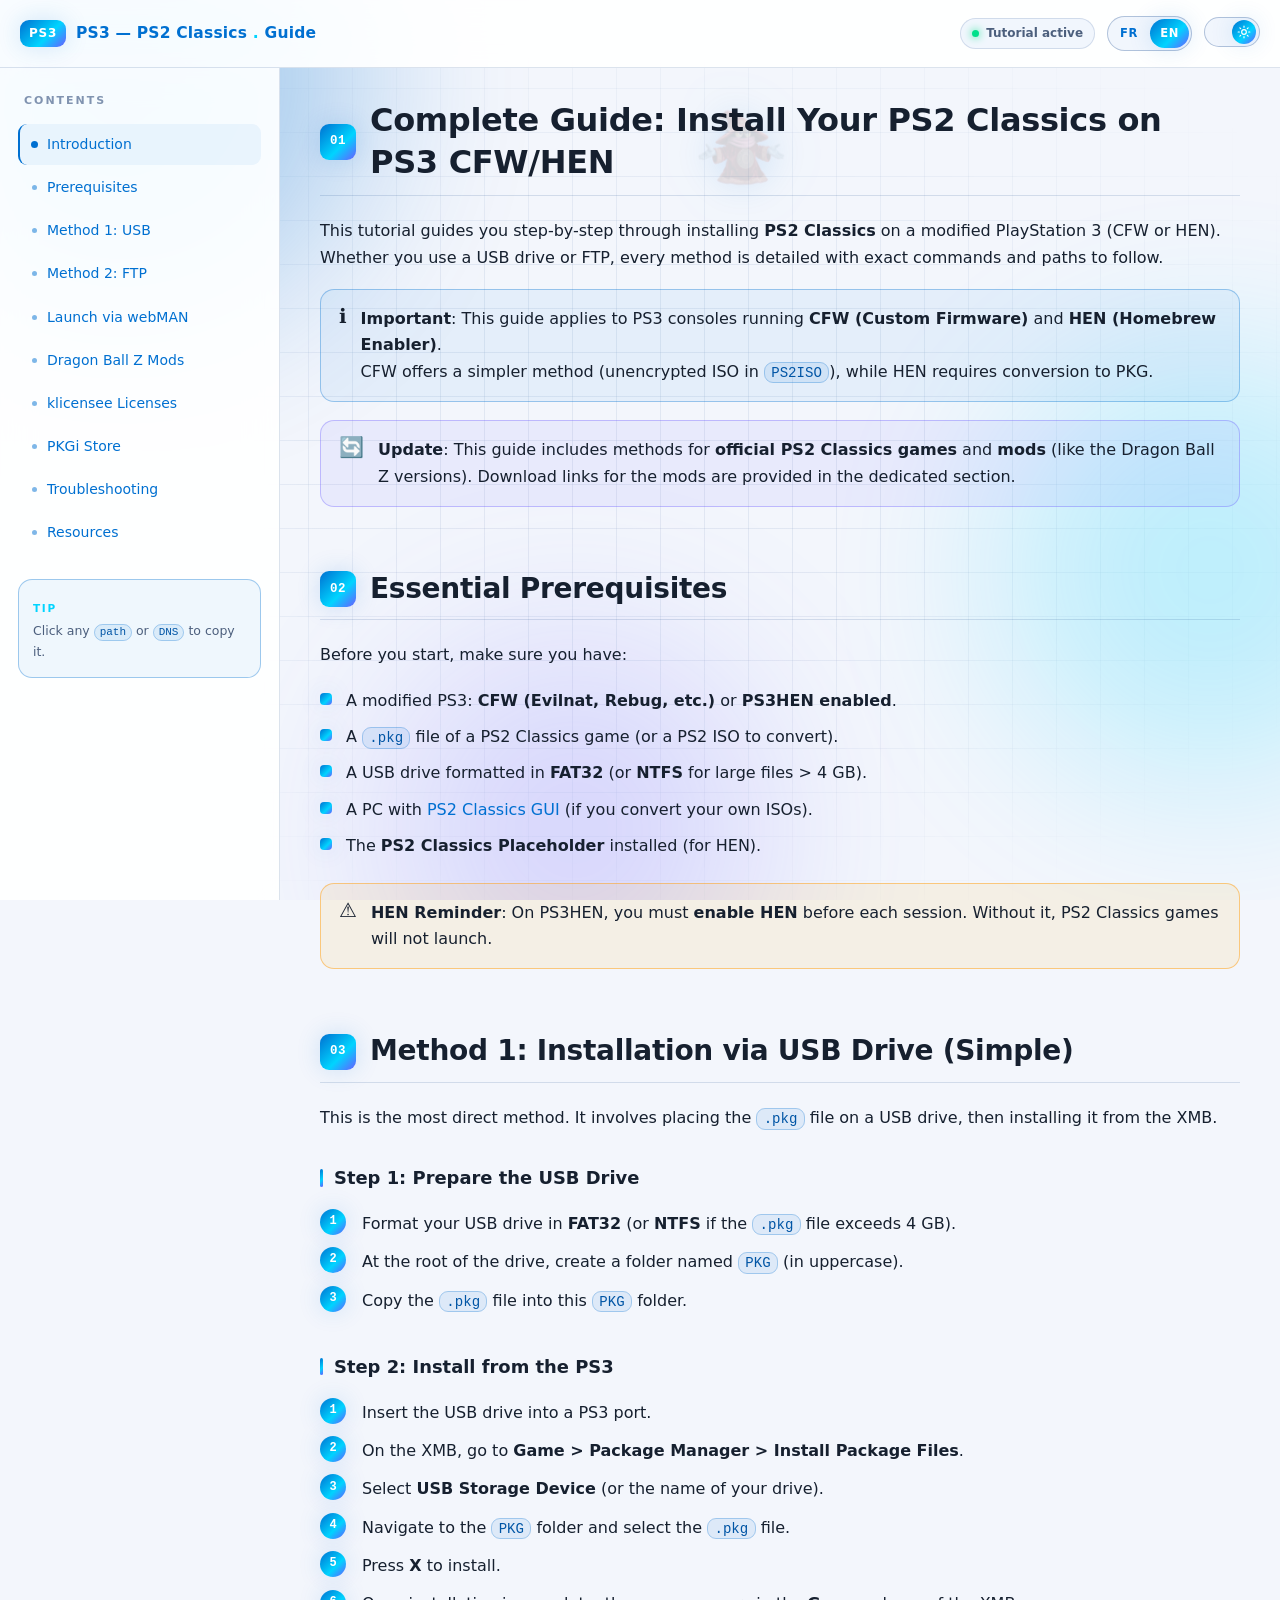
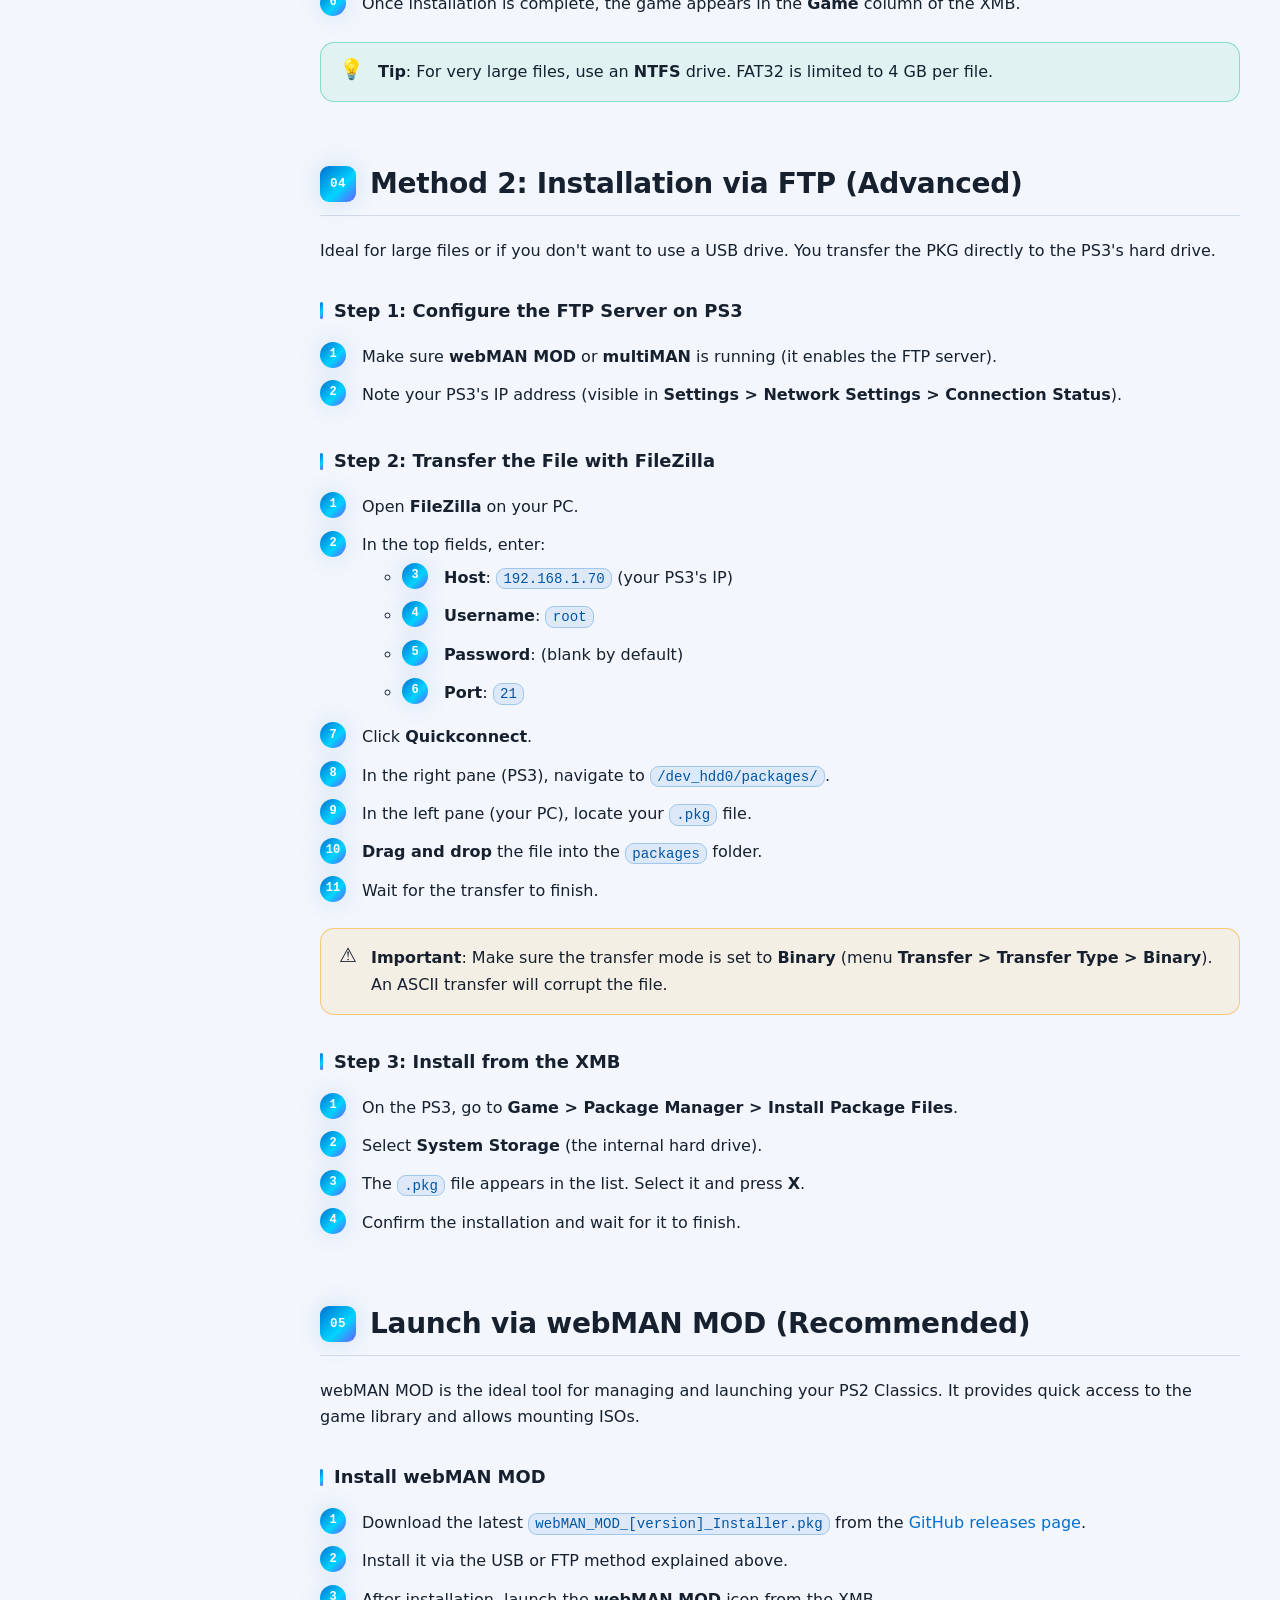
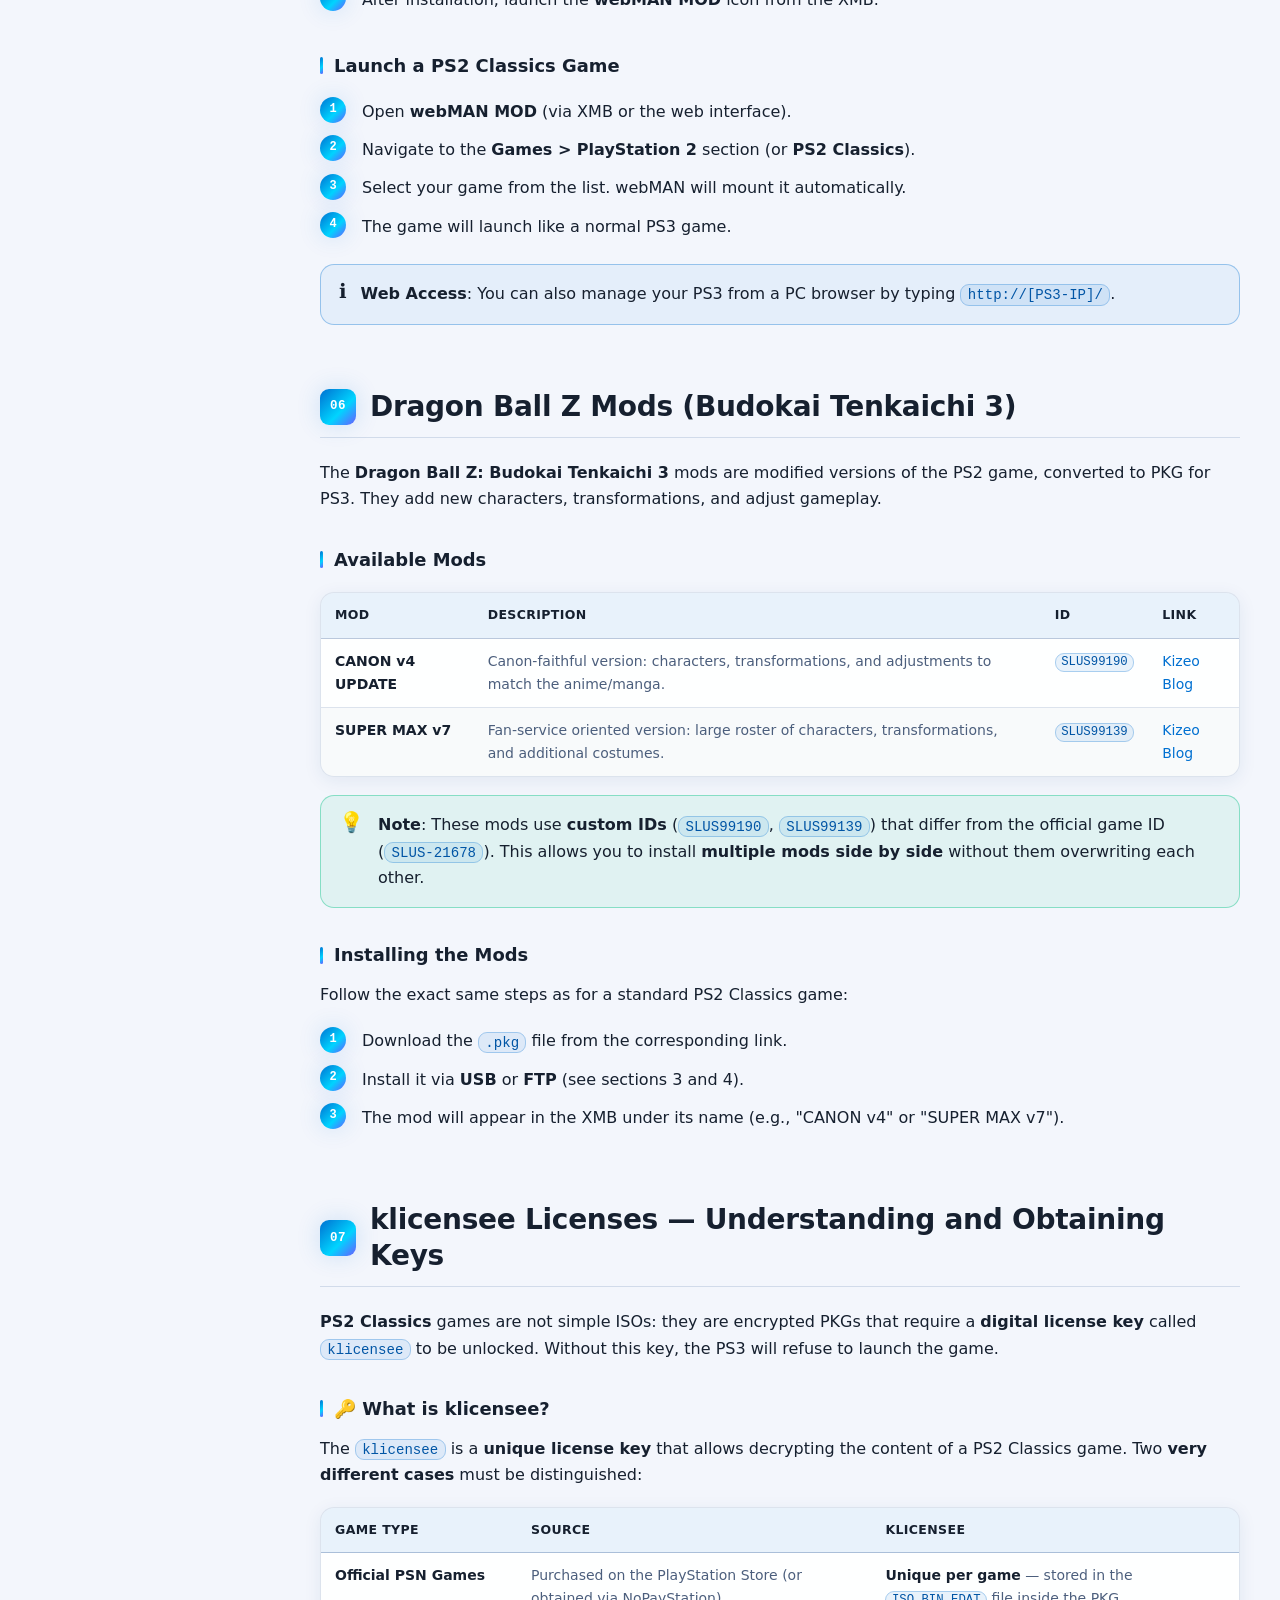
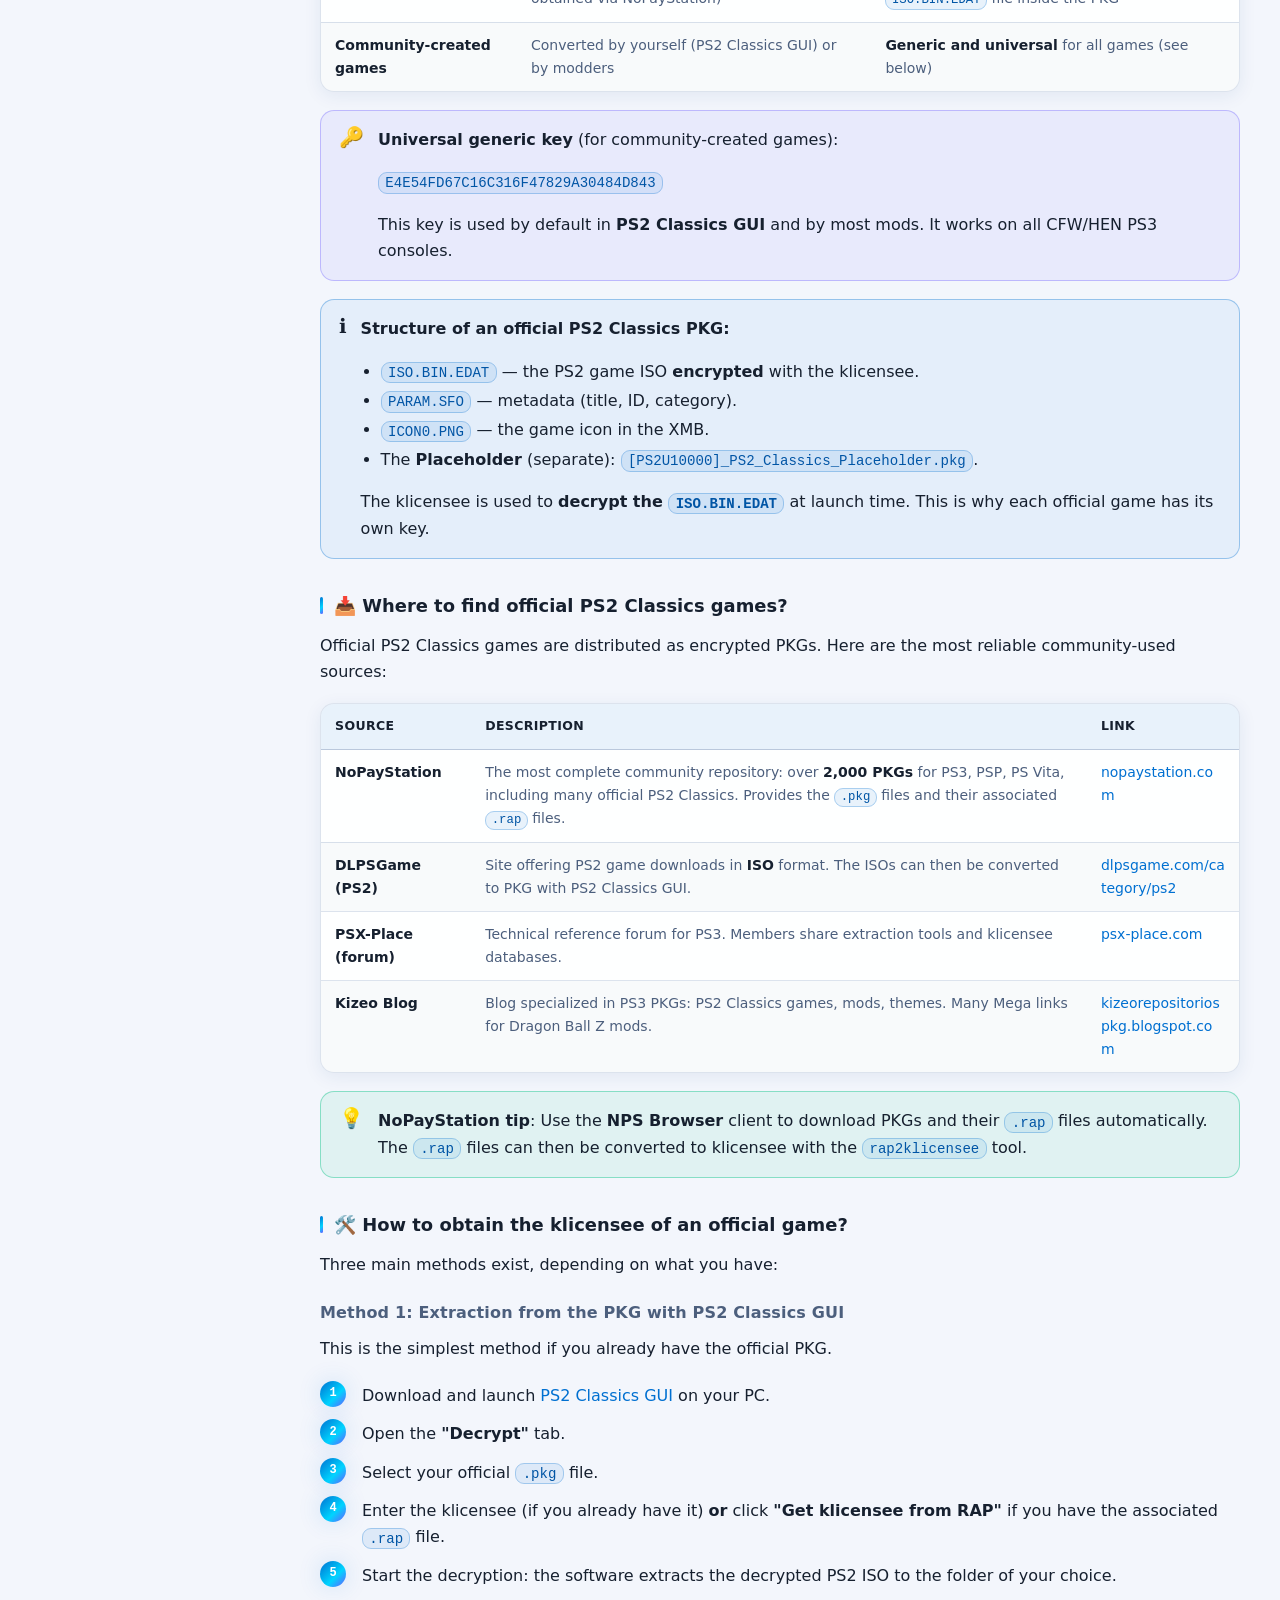
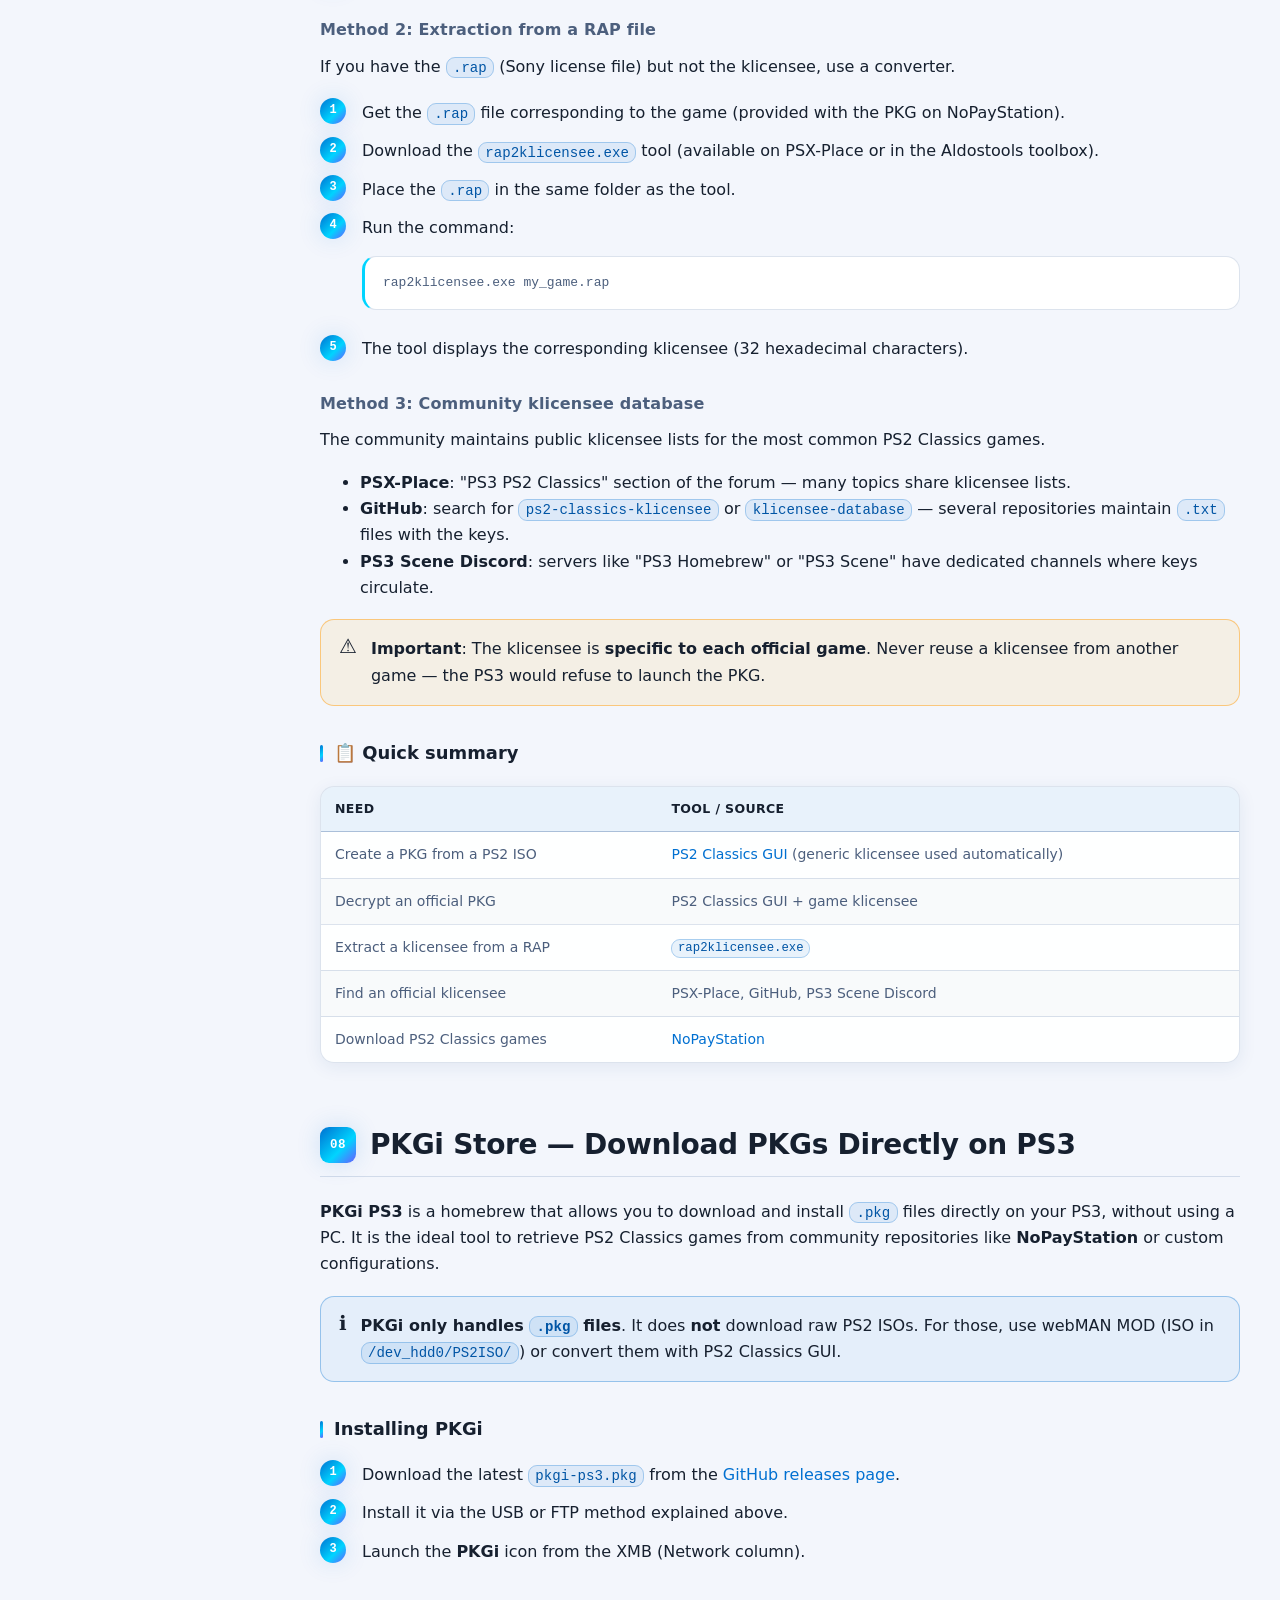
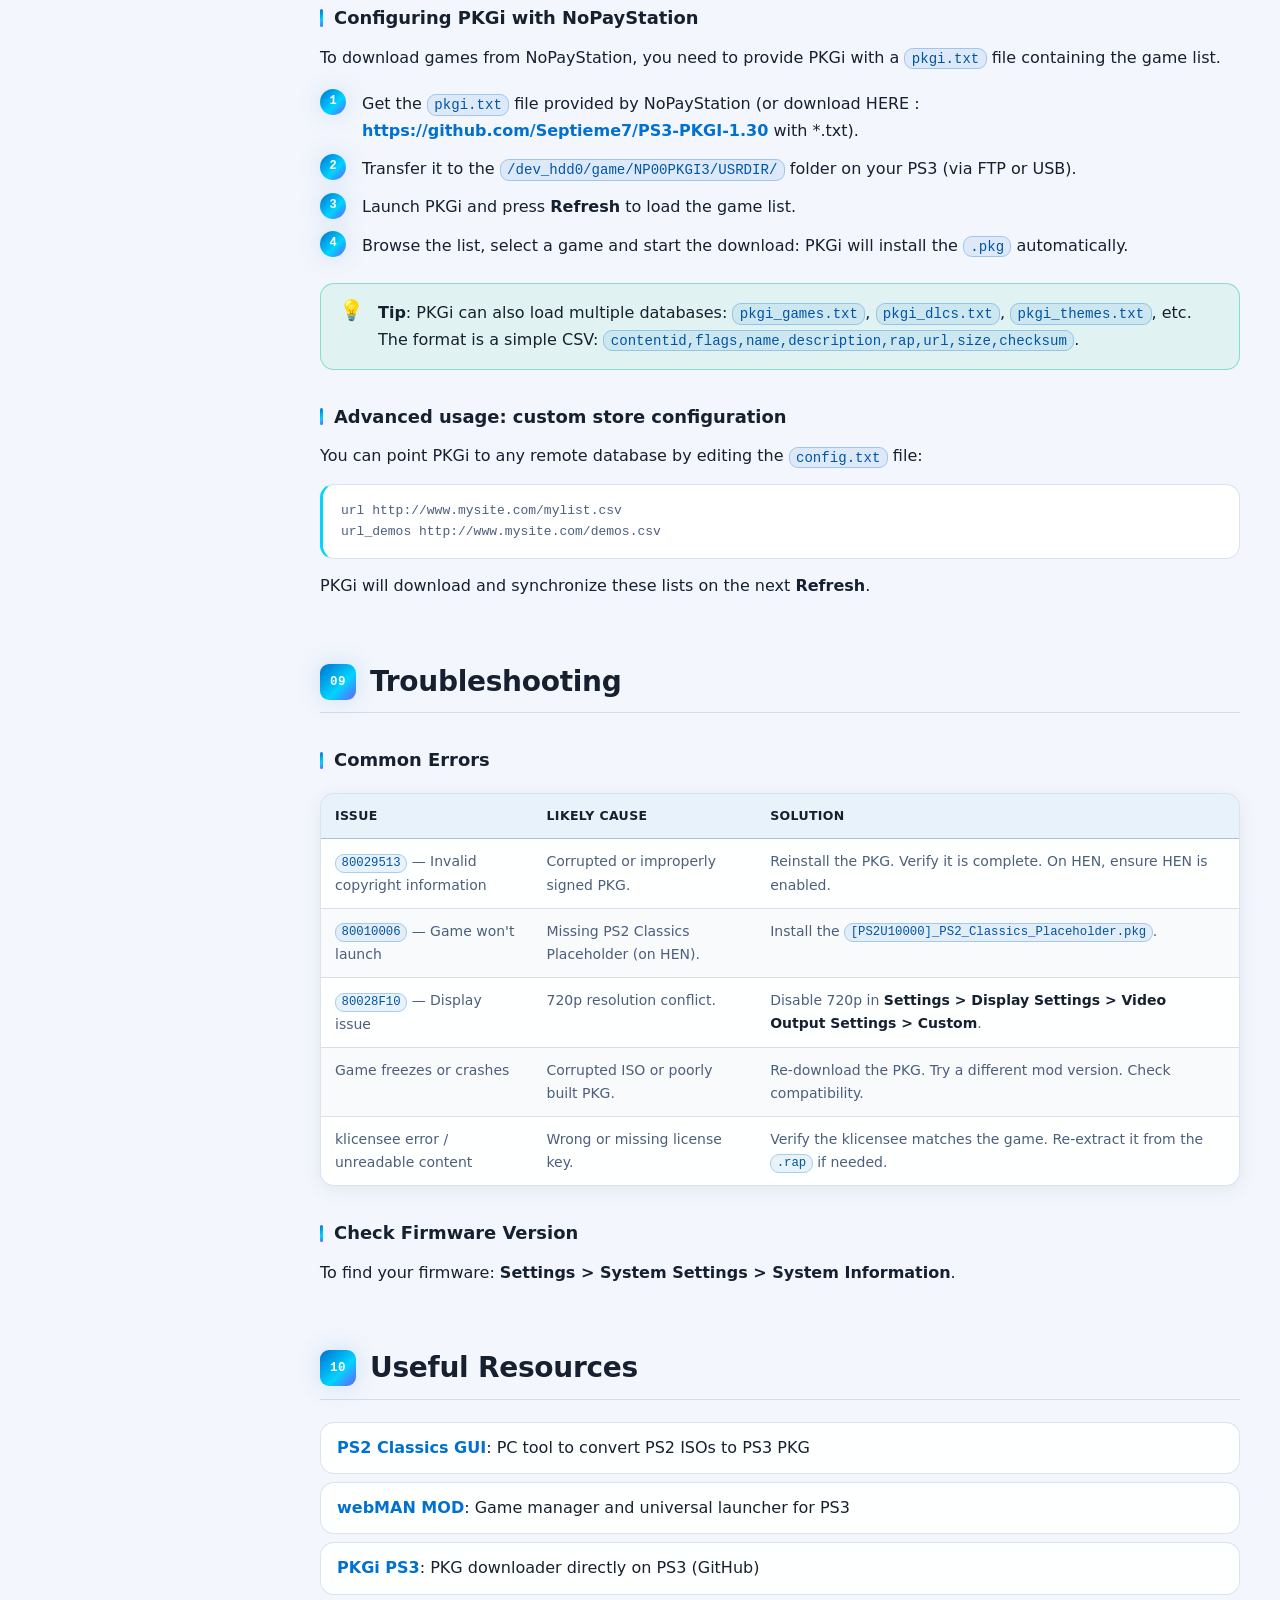
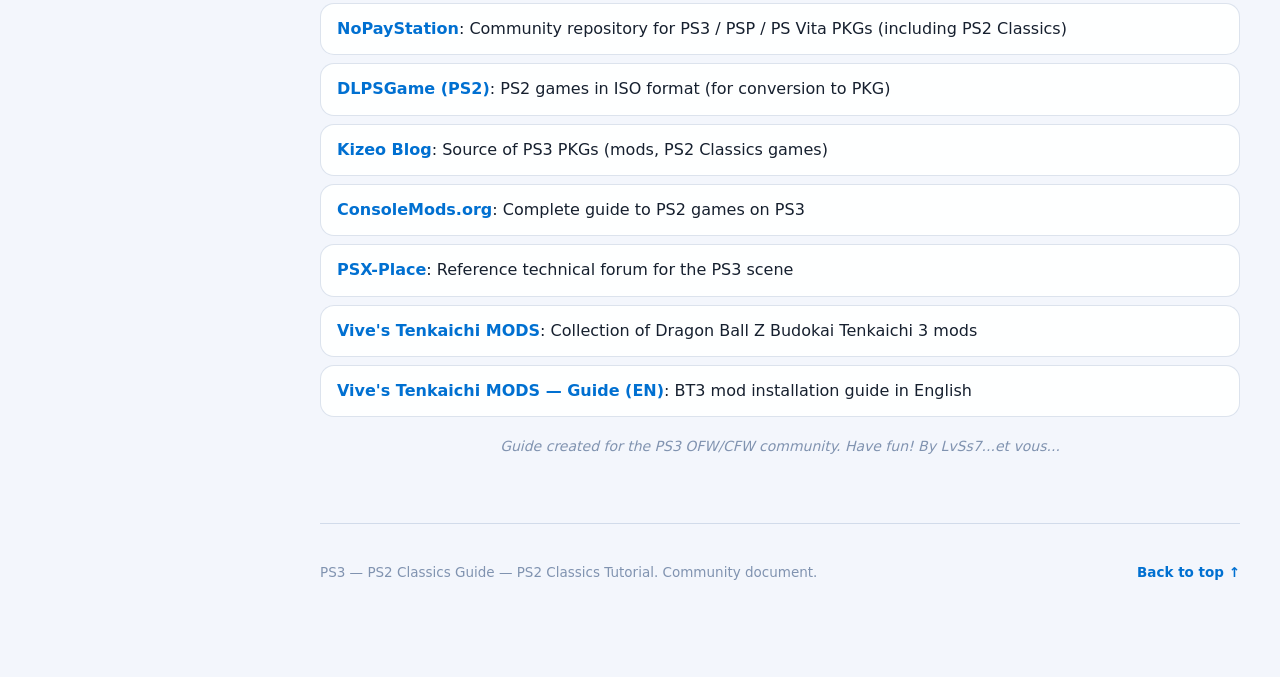
<file: assets/html/en.html>
<!DOCTYPE html>
<html lang="en" data-theme="dark">
<head>
  <meta charset="UTF-8">
  <meta name="viewport" content="width=device-width, initial-scale=1.0, viewport-fit=cover">
  <meta name="theme-color" content="#0a0e1a">
  <title>PS3 Guide — Install PS2 Classics (CFW/HEN)</title>
  <meta name="description" content="Complete tutorial: install your PS2 Classics (official games and mods) on PS3 CFW/HEN via USB, FTP and webMAN MOD.">
  <meta name="author" content="PS3 Revival Community">

  <link rel="manifest" href="../../site.webmanifest">
  <meta name="mobile-web-app-capable" content="yes">
  <meta name="apple-mobile-web-app-capable" content="yes">
  <meta name="apple-mobile-web-app-status-bar-style" content="black-translucent">
  <meta name="apple-mobile-web-app-title" content="PS2 Classics Tutorial">

  <meta property="og:type" content="website">
  <meta property="og:title" content="PS3 Guide — Install PS2 Classics (CFW/HEN)">
  <meta property="og:description" content="Complete tutorial to install your PS2 Classics on a modded PS3.">
  <meta property="og:locale" content="en_US">
  <meta property="og:locale:alternate" content="fr_FR">

  <link rel="alternate" hreflang="fr" href="../../index.html">
  <link rel="alternate" hreflang="en" href="./en.html">

  <link rel="icon" type="image/x-icon" href="../icon/favicon.ico">
  <link rel="icon" type="image/png" sizes="16x16" href="../icon/favicon-16x16.png">
  <link rel="icon" type="image/png" sizes="32x32" href="../icon/favicon-32x32.png">
  <link rel="apple-touch-icon" sizes="180x180" href="../icon/apple-touch-icon.png">
  <link rel="icon" type="image/png" sizes="192x192" href="../icon/android-chrome-192x192.png">
  <link rel="icon" type="image/png" sizes="512x512" href="../icon/android-chrome-512x512.png">

  <link rel="stylesheet" href="../style/style.css">
</head>
<body id="top">

  <img src="../image/me7.png" alt="" aria-hidden="true" id="bouncingImage" class="bouncing-image">

  <div class="bg-layer" aria-hidden="true">
    <div class="bg-grid"></div>
    <div class="bg-orb bg-orb--1"></div>
    <div class="bg-orb bg-orb--2"></div>
    <div class="bg-orb bg-orb--3"></div>
  </div>

  <div class="scroll-progress" aria-hidden="true"><span id="scrollProgressBar"></span></div>

  <header class="site-header" id="siteHeader">
    <div class="header-inner">
      <button class="menu-toggle" id="menuToggle" aria-label="Open menu" aria-expanded="false">
        <span></span><span></span><span></span>
      </button>

      <a href="#top" class="brand" aria-label="Back to top">
        <span class="brand-badge">PS3</span>
        <span class="brand-text">PS3 — PS2 Classics<span class="brand-dot"> . </span>Guide</span>
      </a>

      <div class="header-actions">
        <span class="status-pill" title="Status indicator">
          <span class="status-dot"></span> Tutorial active
        </span>

        <div class="lang-switch" role="group" aria-label="Language / Langue">
          <a href="../../index.html" class="lang-btn" aria-label="Français" hreflang="fr">FR</a>
          <span class="lang-btn is-active" aria-current="page" aria-label="English">EN</span>
        </div>

        <button class="theme-toggle" id="themeToggle" aria-label="Toggle theme" aria-pressed="false">
          <span class="theme-toggle__track">
            <span class="theme-toggle__thumb">
              <svg class="ico-sun" viewBox="0 0 24 24" aria-hidden="true"><circle cx="12" cy="12" r="4"/><path d="M12 2v2M12 20v2M4.93 4.93l1.41 1.41M17.66 17.66l1.41 1.41M2 12h2M20 12h2M4.93 19.07l1.41-1.41M17.66 6.34l1.41-1.41"/></svg>
              <svg class="ico-moon" viewBox="0 0 24 24" aria-hidden="true"><path d="M21 12.8A9 9 0 1 1 11.2 3a7 7 0 0 0 9.8 9.8z"/></svg>
            </span>
          </span>
        </button>
      </div>
    </div>
  </header>

  <aside class="sidebar" id="sidebar" aria-label="Main navigation">
    <nav class="sidebar-inner">
      <p class="sidebar-label">Contents</p>
      <ul class="nav-list">
        <li><a href="#intro" class="nav-link"><span class="nav-bullet"></span>Introduction</a></li>
        <li><a href="#prerequis" class="nav-link"><span class="nav-bullet"></span>Prerequisites</a></li>
        <li><a href="#methode-1-usb" class="nav-link"><span class="nav-bullet"></span>Method 1: USB</a></li>
        <li><a href="#methode-2-ftp" class="nav-link"><span class="nav-bullet"></span>Method 2: FTP</a></li>
        <li><a href="#webman" class="nav-link"><span class="nav-bullet"></span>Launch via webMAN</a></li>
        <li><a href="#mods-dbz" class="nav-link"><span class="nav-bullet"></span>Dragon Ball Z Mods</a></li>
        <li><a href="#klicensee" class="nav-link"><span class="nav-bullet"></span>klicensee Licenses</a></li>
        <li><a href="#pkgi" class="nav-link"><span class="nav-bullet"></span>PKGi Store</a></li>
        <li><a href="#depannage" class="nav-link"><span class="nav-bullet"></span>Troubleshooting</a></li>
        <li><a href="#ressources" class="nav-link"><span class="nav-bullet"></span>Resources</a></li>
      </ul>
      <div class="sidebar-foot">
        <span class="sidebar-foot__label">Tip</span>
        <p>Click any <code>path</code> or <code>DNS</code> to copy it.</p>
      </div>
    </nav>
  </aside>
  <div class="sidebar-backdrop" id="sidebarBackdrop" hidden></div>

  <main class="content" id="content">

    <!-- INTRO -->
    <section id="intro" class="section">
      <header class="section-head">
        <span class="section-tag">01</span>
        <h1 class="section-title">Complete Guide: Install Your PS2 Classics on PS3 CFW/HEN</h1>
      </header>
      <div class="section-body">
        <p>This tutorial guides you step-by-step through installing <strong>PS2 Classics</strong> on a modified PlayStation 3 (CFW or HEN). Whether you use a USB drive or FTP, every method is detailed with exact commands and paths to follow.</p>

        <div class="callout callout--info">
          <div class="callout__icon">ℹ️</div>
          <div class="callout__content">
            <p><strong>Important</strong>: This guide applies to PS3 consoles running <strong>CFW (Custom Firmware)</strong> and <strong>HEN (Homebrew Enabler)</strong>.<br>
            CFW offers a simpler method (unencrypted ISO in <code>PS2ISO</code>), while HEN requires conversion to PKG.</p>
          </div>
        </div>

        <div class="callout callout--accent">
          <div class="callout__icon">🔄</div>
          <div class="callout__content">
            <p><strong>Update</strong>: This guide includes methods for <strong>official PS2 Classics games</strong> and <strong>mods</strong> (like the Dragon Ball Z versions). Download links for the mods are provided in the dedicated section.</p>
          </div>
        </div>
      </div>
    </section>

    <!-- PREREQUIS -->
    <section id="prerequis" class="section">
      <header class="section-head">
        <span class="section-tag">02</span>
        <h2 class="section-title">Essential Prerequisites</h2>
      </header>
      <div class="section-body">
        <p>Before you start, make sure you have:</p>
        <ul class="checklist">
          <li>A modified PS3: <strong>CFW (Evilnat, Rebug, etc.)</strong> or <strong>PS3HEN enabled</strong>.</li>
          <li>A <code>.pkg</code> file of a PS2 Classics game (or a PS2 ISO to convert).</li>
          <li>A USB drive formatted in <strong>FAT32</strong> (or <strong>NTFS</strong> for large files &gt; 4 GB).</li>
          <li>A PC with <a href="https://www.psx-place.com/resources/ps2-classics-gui.638/" target="_blank" rel="noopener">PS2 Classics GUI</a> (if you convert your own ISOs).</li>
          <li>The <strong>PS2 Classics Placeholder</strong> installed (for HEN).</li>
        </ul>

        <div class="callout callout--warn">
          <div class="callout__icon">⚠️</div>
          <div class="callout__content">
            <p><strong>HEN Reminder</strong>: On PS3HEN, you must <strong>enable HEN</strong> before each session. Without it, PS2 Classics games will not launch.</p>
          </div>
        </div>
      </div>
    </section>

    <!-- METHODE 1 : USB -->
    <section id="methode-1-usb" class="section">
      <header class="section-head">
        <span class="section-tag">03</span>
        <h2 class="section-title">Method 1: Installation via USB Drive (Simple)</h2>
      </header>
      <div class="section-body">
        <p>This is the most direct method. It involves placing the <code>.pkg</code> file on a USB drive, then installing it from the XMB.</p>

        <h3 class="sub-title">Step 1: Prepare the USB Drive</h3>
        <ol class="steps">
          <li>Format your USB drive in <strong>FAT32</strong> (or <strong>NTFS</strong> if the <code>.pkg</code> file exceeds 4 GB).</li>
          <li>At the root of the drive, create a folder named <code>PKG</code> (in uppercase).</li>
          <li>Copy the <code>.pkg</code> file into this <code>PKG</code> folder.</li>
        </ol>

        <h3 class="sub-title">Step 2: Install from the PS3</h3>
        <ol class="steps">
          <li>Insert the USB drive into a PS3 port.</li>
          <li>On the XMB, go to <strong>Game &gt; Package Manager &gt; Install Package Files</strong>.</li>
          <li>Select <strong>USB Storage Device</strong> (or the name of your drive).</li>
          <li>Navigate to the <code>PKG</code> folder and select the <code>.pkg</code> file.</li>
          <li>Press <strong>X</strong> to install.</li>
          <li>Once installation is complete, the game appears in the <strong>Game</strong> column of the XMB.</li>
        </ol>

        <div class="callout callout--tip">
          <div class="callout__icon">💡</div>
          <div class="callout__content">
            <p><strong>Tip</strong>: For very large files, use an <strong>NTFS</strong> drive. FAT32 is limited to 4 GB per file.</p>
          </div>
        </div>
      </div>
    </section>

    <!-- METHODE 2 : FTP -->
    <section id="methode-2-ftp" class="section">
      <header class="section-head">
        <span class="section-tag">04</span>
        <h2 class="section-title">Method 2: Installation via FTP (Advanced)</h2>
      </header>
      <div class="section-body">
        <p>Ideal for large files or if you don't want to use a USB drive. You transfer the PKG directly to the PS3's hard drive.</p>

        <h3 class="sub-title">Step 1: Configure the FTP Server on PS3</h3>
        <ol class="steps">
          <li>Make sure <strong>webMAN MOD</strong> or <strong>multiMAN</strong> is running (it enables the FTP server).</li>
          <li>Note your PS3's IP address (visible in <strong>Settings &gt; Network Settings &gt; Connection Status</strong>).</li>
        </ol>

        <h3 class="sub-title">Step 2: Transfer the File with FileZilla</h3>
        <ol class="steps">
          <li>Open <strong>FileZilla</strong> on your PC.</li>
          <li>In the top fields, enter:
            <ul>
              <li><strong>Host</strong>: <code class="dns">192.168.1.70</code> (your PS3's IP)</li>
              <li><strong>Username</strong>: <code class="dns">root</code></li>
              <li><strong>Password</strong>: (blank by default)</li>
              <li><strong>Port</strong>: <code class="dns">21</code></li>
            </ul>
          </li>
          <li>Click <strong>Quickconnect</strong>.</li>
          <li>In the right pane (PS3), navigate to <code>/dev_hdd0/packages/</code>.</li>
          <li>In the left pane (your PC), locate your <code>.pkg</code> file.</li>
          <li><strong>Drag and drop</strong> the file into the <code>packages</code> folder.</li>
          <li>Wait for the transfer to finish.</li>
        </ol>

        <div class="callout callout--warn">
          <div class="callout__icon">⚠️</div>
          <div class="callout__content">
            <p><strong>Important</strong>: Make sure the transfer mode is set to <strong>Binary</strong> (menu <strong>Transfer &gt; Transfer Type &gt; Binary</strong>). An ASCII transfer will corrupt the file.</p>
          </div>
        </div>

        <h3 class="sub-title">Step 3: Install from the XMB</h3>
        <ol class="steps">
          <li>On the PS3, go to <strong>Game &gt; Package Manager &gt; Install Package Files</strong>.</li>
          <li>Select <strong>System Storage</strong> (the internal hard drive).</li>
          <li>The <code>.pkg</code> file appears in the list. Select it and press <strong>X</strong>.</li>
          <li>Confirm the installation and wait for it to finish.</li>
        </ol>
      </div>
    </section>

    <!-- WEBMAN -->
    <section id="webman" class="section">
      <header class="section-head">
        <span class="section-tag">05</span>
        <h2 class="section-title">Launch via webMAN MOD (Recommended)</h2>
      </header>
      <div class="section-body">
        <p>webMAN MOD is the ideal tool for managing and launching your PS2 Classics. It provides quick access to the game library and allows mounting ISOs.</p>

        <h3 class="sub-title">Install webMAN MOD</h3>
        <ol class="steps">
          <li>Download the latest <code>webMAN_MOD_[version]_Installer.pkg</code> from the <a href="https://github.com/aldostools/webMAN-MOD/releases" target="_blank" rel="noopener">GitHub releases page</a>.</li>
          <li>Install it via the USB or FTP method explained above.</li>
          <li>After installation, launch the <strong>webMAN MOD</strong> icon from the XMB.</li>
        </ol>

        <h3 class="sub-title">Launch a PS2 Classics Game</h3>
        <ol class="steps">
          <li>Open <strong>webMAN MOD</strong> (via XMB or the web interface).</li>
          <li>Navigate to the <strong>Games &gt; PlayStation 2</strong> section (or <strong>PS2 Classics</strong>).</li>
          <li>Select your game from the list. webMAN will mount it automatically.</li>
          <li>The game will launch like a normal PS3 game.</li>
        </ol>

        <div class="callout callout--info">
          <div class="callout__icon">ℹ️</div>
          <div class="callout__content">
            <p><strong>Web Access</strong>: You can also manage your PS3 from a PC browser by typing <code>http://[PS3-IP]/</code>.</p>
          </div>
        </div>
      </div>
    </section>

    <!-- MODS DBZ -->
    <section id="mods-dbz" class="section">
      <header class="section-head">
        <span class="section-tag">06</span>
        <h2 class="section-title">Dragon Ball Z Mods (Budokai Tenkaichi 3)</h2>
      </header>
      <div class="section-body">
        <p>The <strong>Dragon Ball Z: Budokai Tenkaichi 3</strong> mods are modified versions of the PS2 game, converted to PKG for PS3. They add new characters, transformations, and adjust gameplay.</p>

        <h3 class="sub-title">Available Mods</h3>
        <div class="table-wrap">
          <table>
            <thead><tr><th>Mod</th><th>Description</th><th>ID</th><th>Link</th></tr></thead>
            <tbody>
              <tr>
                <td><strong>CANON v4 UPDATE</strong></td>
                <td>Canon-faithful version: characters, transformations, and adjustments to match the anime/manga.</td>
                <td><code>SLUS99190</code></td>
                <td><a href="https://kizeorepositoriospkg.blogspot.com/" target="_blank" rel="noopener">Kizeo Blog</a></td>
              </tr>
              <tr>
                <td><strong>SUPER MAX v7</strong></td>
                <td>Fan-service oriented version: large roster of characters, transformations, and additional costumes.</td>
                <td><code>SLUS99139</code></td>
                <td><a href="https://kizeorepositoriospkg.blogspot.com/" target="_blank" rel="noopener">Kizeo Blog</a></td>
              </tr>
            </tbody>
          </table>
        </div>

        <div class="callout callout--tip">
          <div class="callout__icon">💡</div>
          <div class="callout__content">
            <p><strong>Note</strong>: These mods use <strong>custom IDs</strong> (<code>SLUS99190</code>, <code>SLUS99139</code>) that differ from the official game ID (<code>SLUS-21678</code>). This allows you to install <strong>multiple mods side by side</strong> without them overwriting each other.</p>
          </div>
        </div>

        <h3 class="sub-title">Installing the Mods</h3>
        <p>Follow the exact same steps as for a standard PS2 Classics game:</p>
        <ol class="steps">
          <li>Download the <code>.pkg</code> file from the corresponding link.</li>
          <li>Install it via <strong>USB</strong> or <strong>FTP</strong> (see sections 3 and 4).</li>
          <li>The mod will appear in the XMB under its name (e.g., "CANON v4" or "SUPER MAX v7").</li>
        </ol>
      </div>
    </section>

    <!-- KLICENSEE -->
    <section id="klicensee" class="section">
      <header class="section-head">
        <span class="section-tag">07</span>
        <h2 class="section-title">klicensee Licenses — Understanding and Obtaining Keys</h2>
      </header>
      <div class="section-body">
        <p><strong>PS2 Classics</strong> games are not simple ISOs: they are encrypted PKGs that require a <strong>digital license key</strong> called <code>klicensee</code> to be unlocked. Without this key, the PS3 will refuse to launch the game.</p>

        <h3 class="sub-title">🔑 What is klicensee?</h3>
        <p>The <code>klicensee</code> is a <strong>unique license key</strong> that allows decrypting the content of a PS2 Classics game. Two <strong>very different cases</strong> must be distinguished:</p>

        <div class="table-wrap">
          <table>
            <thead>
              <tr><th>Game Type</th><th>Source</th><th>klicensee</th></tr>
            </thead>
            <tbody>
              <tr>
                <td><strong>Official PSN Games</strong></td>
                <td>Purchased on the PlayStation Store (or obtained via NoPayStation)</td>
                <td><strong>Unique per game</strong> — stored in the <code>ISO.BIN.EDAT</code> file inside the PKG</td>
              </tr>
              <tr>
                <td><strong>Community-created games</strong></td>
                <td>Converted by yourself (PS2 Classics GUI) or by modders</td>
                <td><strong>Generic and universal</strong> for all games (see below)</td>
              </tr>
            </tbody>
          </table>
        </div>

        <div class="callout callout--accent">
          <div class="callout__icon">🔑</div>
          <div class="callout__content">
            <p><strong>Universal generic key</strong> (for community-created games):</p>
            <p><code class="dns">E4E54FD67C16C316F47829A30484D843</code></p>
            <p>This key is used by default in <strong>PS2 Classics GUI</strong> and by most mods. It works on all CFW/HEN PS3 consoles.</p>
          </div>
        </div>

        <div class="callout callout--info">
          <div class="callout__icon">ℹ️</div>
          <div class="callout__content">
            <p><strong>Structure of an official PS2 Classics PKG:</strong></p>
            <ul>
              <li><code>ISO.BIN.EDAT</code> — the PS2 game ISO <strong>encrypted</strong> with the klicensee.</li>
              <li><code>PARAM.SFO</code> — metadata (title, ID, category).</li>
              <li><code>ICON0.PNG</code> — the game icon in the XMB.</li>
              <li>The <strong>Placeholder</strong> (separate): <code>[PS2U10000]_PS2_Classics_Placeholder.pkg</code>.</li>
            </ul>
            <p>The klicensee is used to <strong>decrypt the <code>ISO.BIN.EDAT</code></strong> at launch time. This is why each official game has its own key.</p>
          </div>
        </div>

        <h3 class="sub-title">📥 Where to find official PS2 Classics games?</h3>
        <p>Official PS2 Classics games are distributed as encrypted PKGs. Here are the most reliable community-used sources:</p>

        <div class="table-wrap">
          <table>
            <thead>
              <tr><th>Source</th><th>Description</th><th>Link</th></tr>
            </thead>
            <tbody>
              <tr>
                <td><strong>NoPayStation</strong></td>
                <td>The most complete community repository: over <strong>2,000 PKGs</strong> for PS3, PSP, PS Vita, including many official PS2 Classics. Provides the <code>.pkg</code> files and their associated <code>.rap</code> files.</td>
                <td><a href="https://nopaystation.com/" target="_blank" rel="noopener">nopaystation.com</a></td>
              </tr>
              <tr>
                <td><strong>DLPSGame (PS2)</strong></td>
                <td>Site offering PS2 game downloads in <strong>ISO</strong> format. The ISOs can then be converted to PKG with PS2 Classics GUI.</td>
                <td><a href="https://dlpsgame.com/category/ps2/" target="_blank" rel="noopener">dlpsgame.com/category/ps2</a></td>
              </tr>
              <tr>
                <td><strong>PSX-Place (forum)</strong></td>
                <td>Technical reference forum for PS3. Members share extraction tools and klicensee databases.</td>
                <td><a href="https://www.psx-place.com/" target="_blank" rel="noopener">psx-place.com</a></td>
              </tr>
              <tr>
                <td><strong>Kizeo Blog</strong></td>
                <td>Blog specialized in PS3 PKGs: PS2 Classics games, mods, themes. Many Mega links for Dragon Ball Z mods.</td>
                <td><a href="https://kizeorepositoriospkg.blogspot.com/" target="_blank" rel="noopener">kizeorepositoriospkg.blogspot.com</a></td>
              </tr>
            </tbody>
          </table>
        </div>

        <div class="callout callout--tip">
          <div class="callout__icon">💡</div>
          <div class="callout__content">
            <p><strong>NoPayStation tip</strong>: Use the <strong>NPS Browser</strong> client to download PKGs and their <code>.rap</code> files automatically. The <code>.rap</code> files can then be converted to klicensee with the <code>rap2klicensee</code> tool.</p>
          </div>
        </div>

        <h3 class="sub-title">🛠️ How to obtain the klicensee of an official game?</h3>
        <p>Three main methods exist, depending on what you have:</p>

        <h4 class="sub-sub-title">Method 1: Extraction from the PKG with PS2 Classics GUI</h4>
        <p>This is the simplest method if you already have the official PKG.</p>
        <ol class="steps">
          <li>Download and launch <a href="https://www.psx-place.com/resources/ps2-classics-gui.638/" target="_blank" rel="noopener">PS2 Classics GUI</a> on your PC.</li>
          <li>Open the <strong>"Decrypt"</strong> tab.</li>
          <li>Select your official <code>.pkg</code> file.</li>
          <li>Enter the klicensee (if you already have it) <strong>or</strong> click <strong>"Get klicensee from RAP"</strong> if you have the associated <code>.rap</code> file.</li>
          <li>Start the decryption: the software extracts the decrypted PS2 ISO to the folder of your choice.</li>
        </ol>

        <h4 class="sub-sub-title">Method 2: Extraction from a RAP file</h4>
        <p>If you have the <code>.rap</code> (Sony license file) but not the klicensee, use a converter.</p>
        <ol class="steps">
          <li>Get the <code>.rap</code> file corresponding to the game (provided with the PKG on NoPayStation).</li>
          <li>Download the <code>rap2klicensee.exe</code> tool (available on PSX-Place or in the Aldostools toolbox).</li>
          <li>Place the <code>.rap</code> in the same folder as the tool.</li>
          <li>Run the command:
            <pre class="diagram">rap2klicensee.exe my_game.rap</pre>
          </li>
          <li>The tool displays the corresponding klicensee (32 hexadecimal characters).</li>
        </ol>

        <h4 class="sub-sub-title">Method 3: Community klicensee database</h4>
        <p>The community maintains public klicensee lists for the most common PS2 Classics games.</p>
        <ul>
          <li><strong>PSX-Place</strong>: "PS3 PS2 Classics" section of the forum — many topics share klicensee lists.</li>
          <li><strong>GitHub</strong>: search for <code>ps2-classics-klicensee</code> or <code>klicensee-database</code> — several repositories maintain <code>.txt</code> files with the keys.</li>
          <li><strong>PS3 Scene Discord</strong>: servers like "PS3 Homebrew" or "PS3 Scene" have dedicated channels where keys circulate.</li>
        </ul>

        <div class="callout callout--warn">
          <div class="callout__icon">⚠️</div>
          <div class="callout__content">
            <p><strong>Important</strong>: The klicensee is <strong>specific to each official game</strong>. Never reuse a klicensee from another game — the PS3 would refuse to launch the PKG.</p>
          </div>
        </div>

        <h3 class="sub-title">📋 Quick summary</h3>
        <div class="table-wrap">
          <table>
            <thead>
              <tr><th>Need</th><th>Tool / Source</th></tr>
            </thead>
            <tbody>
              <tr><td>Create a PKG from a PS2 ISO</td><td><a href="https://www.psx-place.com/resources/ps2-classics-gui.638/" target="_blank" rel="noopener">PS2 Classics GUI</a> (generic klicensee used automatically)</td></tr>
              <tr><td>Decrypt an official PKG</td><td>PS2 Classics GUI + game klicensee</td></tr>
              <tr><td>Extract a klicensee from a RAP</td><td><code>rap2klicensee.exe</code></td></tr>
              <tr><td>Find an official klicensee</td><td>PSX-Place, GitHub, PS3 Scene Discord</td></tr>
              <tr><td>Download PS2 Classics games</td><td><a href="https://nopaystation.com/" target="_blank" rel="noopener">NoPayStation</a></td></tr>
            </tbody>
          </table>
        </div>
      </div>
    </section>

    <!-- PKGI -->
    <section id="pkgi" class="section">
      <header class="section-head">
        <span class="section-tag">08</span>
        <h2 class="section-title">PKGi Store — Download PKGs Directly on PS3</h2>
      </header>
      <div class="section-body">
        <p><strong>PKGi PS3</strong> is a homebrew that allows you to download and install <code>.pkg</code> files directly on your PS3, without using a PC. It is the ideal tool to retrieve PS2 Classics games from community repositories like <strong>NoPayStation</strong> or custom configurations.</p>

        <div class="callout callout--info">
          <div class="callout__icon">ℹ️</div>
          <div class="callout__content">
            <p><strong>PKGi only handles <code>.pkg</code> files</strong>. It does <strong>not</strong> download raw PS2 ISOs. For those, use webMAN MOD (ISO in <code>/dev_hdd0/PS2ISO/</code>) or convert them with PS2 Classics GUI.</p>
          </div>
        </div>

        <h3 class="sub-title">Installing PKGi</h3>
        <ol class="steps">
          <li>Download the latest <code>pkgi-ps3.pkg</code> from the <a href="https://github.com/bucanero/pkgi-ps3/releases" target="_blank" rel="noopener">GitHub releases page</a>.</li>
          <li>Install it via the USB or FTP method explained above.</li>
          <li>Launch the <strong>PKGi</strong> icon from the XMB (Network column).</li>
        </ol>

        <h3 class="sub-title">Configuring PKGi with NoPayStation</h3>
        <p>To download games from NoPayStation, you need to provide PKGi with a <code>pkgi.txt</code> file containing the game list.</p>
        <ol class="steps">
          <li>Get the <code>pkgi.txt</code> file provided by NoPayStation (or download HERE : <a href="https://github.com/Septieme7/PS3-PKGI-1.30" target="_blank" rel="noopener"><strong>https://github.com/Septieme7/PS3-PKGI-1.30</strong></a> with *.txt).</li>
          <li>Transfer it to the <code>/dev_hdd0/game/NP00PKGI3/USRDIR/</code> folder on your PS3 (via FTP or USB).</li>
          <li>Launch PKGi and press <strong>Refresh</strong> to load the game list.</li>
          <li>Browse the list, select a game and start the download: PKGi will install the <code>.pkg</code> automatically.</li>
        </ol>

        <div class="callout callout--tip">
          <div class="callout__icon">💡</div>
          <div class="callout__content">
            <p><strong>Tip</strong>: PKGi can also load multiple databases: <code>pkgi_games.txt</code>, <code>pkgi_dlcs.txt</code>, <code>pkgi_themes.txt</code>, etc. The format is a simple CSV: <code>contentid,flags,name,description,rap,url,size,checksum</code>.</p>
          </div>
        </div>

        <h3 class="sub-title">Advanced usage: custom store configuration</h3>
        <p>You can point PKGi to any remote database by editing the <code>config.txt</code> file:</p>
        <pre class="diagram">url http://www.mysite.com/mylist.csv
url_demos http://www.mysite.com/demos.csv</pre>
        <p>PKGi will download and synchronize these lists on the next <strong>Refresh</strong>.</p>
      </div>
    </section>

    <!-- DEPANNAGE -->
    <section id="depannage" class="section">
      <header class="section-head">
        <span class="section-tag">09</span>
        <h2 class="section-title">Troubleshooting</h2>
      </header>
      <div class="section-body">
        <h3 class="sub-title">Common Errors</h3>
        <div class="table-wrap">
          <table>
            <thead><tr><th>Issue</th><th>Likely Cause</th><th>Solution</th></tr></thead>
            <tbody>
              <tr>
                <td><code>80029513</code> — Invalid copyright information</td>
                <td>Corrupted or improperly signed PKG.</td>
                <td>Reinstall the PKG. Verify it is complete. On HEN, ensure HEN is enabled.</td>
              </tr>
              <tr>
                <td><code>80010006</code> — Game won't launch</td>
                <td>Missing PS2 Classics Placeholder (on HEN).</td>
                <td>Install the <code>[PS2U10000]_PS2_Classics_Placeholder.pkg</code>.</td>
              </tr>
              <tr>
                <td><code>80028F10</code> — Display issue</td>
                <td>720p resolution conflict.</td>
                <td>Disable 720p in <strong>Settings &gt; Display Settings &gt; Video Output Settings &gt; Custom</strong>.</td>
              </tr>
              <tr>
                <td>Game freezes or crashes</td>
                <td>Corrupted ISO or poorly built PKG.</td>
                <td>Re-download the PKG. Try a different mod version. Check compatibility.</td>
              </tr>
              <tr>
                <td>klicensee error / unreadable content</td>
                <td>Wrong or missing license key.</td>
                <td>Verify the klicensee matches the game. Re-extract it from the <code>.rap</code> if needed.</td>
              </tr>
            </tbody>
          </table>
        </div>

        <h3 class="sub-title">Check Firmware Version</h3>
        <p>To find your firmware: <strong>Settings &gt; System Settings &gt; System Information</strong>.</p>
      </div>
    </section>

    <!-- RESSOURCES -->
    <section id="ressources" class="section">
      <header class="section-head">
        <span class="section-tag">10</span>
        <h2 class="section-title">Useful Resources</h2>
      </header>
      <div class="section-body">
        <ul class="resource-list">
          <li><a href="https://www.psx-place.com/resources/ps2-classics-gui.638/" target="_blank" rel="noopener"><strong>PS2 Classics GUI</strong>: PC tool to convert PS2 ISOs to PS3 PKG</a></li>
          <li><a href="https://github.com/aldostools/webMAN-MOD/releases" target="_blank" rel="noopener"><strong>webMAN MOD</strong>: Game manager and universal launcher for PS3</a></li>
          <li><a href="https://github.com/bucanero/pkgi-ps3" target="_blank" rel="noopener"><strong>PKGi PS3</strong>: PKG downloader directly on PS3 (GitHub)</a></li>
          <li><a href="https://nopaystation.com/" target="_blank" rel="noopener"><strong>NoPayStation</strong>: Community repository for PS3 / PSP / PS Vita PKGs (including PS2 Classics)</a></li>
          <li><a href="https://dlpsgame.com/category/ps2/" target="_blank" rel="noopener"><strong>DLPSGame (PS2)</strong>: PS2 games in ISO format (for conversion to PKG)</a></li>
          <li><a href="https://kizeorepositoriospkg.blogspot.com/" target="_blank" rel="noopener"><strong>Kizeo Blog</strong>: Source of PS3 PKGs (mods, PS2 Classics games)</a></li>
          <li><a href="https://consolemods.org/wiki/PS3:PS2_Games,_Multiplayer,_and_Fixes" target="_blank" rel="noopener"><strong>ConsoleMods.org</strong>: Complete guide to PS2 games on PS3</a></li>
          <li><a href="https://www.psx-place.com/" target="_blank" rel="noopener"><strong>PSX-Place</strong>: Reference technical forum for the PS3 scene</a></li>
		  <li><a href="https://vivethemodder.github.io/" target="_blank" rel="noopener"><strong>Vive's Tenkaichi MODS</strong>: Collection of Dragon Ball Z Budokai Tenkaichi 3 mods</a></li>
          <li><a href="https://vivethemodder.github.io/guide_en.html" target="_blank" rel="noopener"><strong>Vive's Tenkaichi MODS — Guide (EN)</strong>: BT3 mod installation guide in English</a></li>
        </ul>

        <p class="footer-note"><em>Guide created for the PS3 OFW/CFW community. Have fun! By LvSs7...et vous...</em></p>
      </div>
    </section>

    <footer class="site-footer">
      <p>PS3 — PS2 Classics Guide — PS2 Classics Tutorial. Community document.</p>
      <a href="#top" class="back-to-top">Back to top ↑</a>
    </footer>
  </main>

  <button id="scrollTop" class="scroll-top" aria-label="Scroll back to top" title="Back to top">
    <svg viewBox="0 0 24 24" aria-hidden="true"><path d="M12 19V5M5 12l7-7 7 7"/></svg>
  </button>

  <div id="toast" class="toast" role="status" aria-live="polite"></div>

  <script src="../js/script.js"></script>
</body>
</html>
</file>
<file: assets/style/style.css>
/* =========================================================
   Guide PS3 — PS2 Classics — Style
   ========================================================= */

/* ---------- Reset & base ---------- */
*,
*::before,
*::after { box-sizing: border-box; }

html { scroll-behavior: smooth; scroll-padding-top: 90px; }

:root {
  --font-body: "Inter", system-ui, -apple-system, "Segoe UI", Roboto, "Helvetica Neue", Arial, sans-serif;
  --font-mono: "JetBrains Mono", "SFMono-Regular", Consolas, "Liberation Mono", Menlo, monospace;

  --header-h: 68px;
  --sidebar-w: 280px;
  --content-max: 1180px;

  --radius-lg: 18px;
  --radius: 14px;
  --radius-sm: 9px;
  --radius-pill: 999px;

  --accent-1: #0070d1;
  --accent-2: #00d4ff;
  --accent-3: #6a5cff;
  --accent-grad: linear-gradient(135deg, var(--accent-1) 0%, var(--accent-2) 60%, var(--accent-3) 100%);

  --transition: 0.25s cubic-bezier(0.4, 0, 0.2, 1);
  --transition-slow: 0.5s cubic-bezier(0.4, 0, 0.2, 1);
}

[data-theme="dark"] {
  color-scheme: dark;
  --bg: #070b14;
  --bg-2: #0b1120;
  --surface: rgba(18, 26, 45, 0.72);
  --surface-solid: #101728;
  --surface-2: rgba(28, 38, 60, 0.6);
  --border: rgba(120, 150, 220, 0.14);
  --border-strong: rgba(120, 150, 220, 0.28);
  --text: #e6ecf5;
  --text-muted: #93a3c4;
  --text-dim: #5c6a8a;
  --code-bg: rgba(0, 112, 209, 0.14);
  --code-border: rgba(0, 190, 255, 0.25);
  --code-text: #7fd6ff;
  --table-stripe: rgba(255, 255, 255, 0.022);
  --table-head: rgba(0, 112, 209, 0.10);
  --shadow: 0 10px 40px rgba(0, 0, 0, 0.45);
  --shadow-soft: 0 4px 18px rgba(0, 0, 0, 0.35);
  --glow: 0 0 24px rgba(0, 212, 255, 0.28);
  --callout-info-bg: rgba(0, 112, 209, 0.10);
  --callout-info-bd: rgba(0, 160, 255, 0.4);
  --callout-warn-bg: rgba(255, 176, 32, 0.08);
  --callout-warn-bd: rgba(255, 176, 32, 0.45);
  --callout-tip-bg: rgba(0, 220, 140, 0.08);
  --callout-tip-bd: rgba(0, 220, 140, 0.42);
  --callout-accent-bg: rgba(106, 92, 255, 0.10);
  --callout-accent-bd: rgba(106, 92, 255, 0.45);
  --callout-note-bg: rgba(140, 160, 200, 0.06);
  --callout-note-bd: rgba(140, 160, 200, 0.28);
}

[data-theme="light"] {
  color-scheme: light;
  --bg: #f3f6fc;
  --bg-2: #e8eef9;
  --surface: rgba(255, 255, 255, 0.92);
  --surface-solid: #ffffff;
  --surface-2: rgba(240, 245, 253, 0.9);
  --border: rgba(10, 60, 130, 0.14);
  --border-strong: rgba(10, 60, 130, 0.28);
  --text: #16202f;
  --text-muted: #4c5f7d;
  --text-dim: #8093b0;
  --code-bg: rgba(0, 112, 209, 0.09);
  --code-border: rgba(0, 112, 209, 0.28);
  --code-text: #0055a5;
  --table-stripe: rgba(10, 40, 90, 0.025);
  --table-head: rgba(0, 112, 209, 0.09);
  --shadow: 0 10px 40px rgba(30, 70, 130, 0.10);
  --shadow-soft: 0 4px 18px rgba(30, 70, 130, 0.08);
  --glow: 0 0 24px rgba(0, 112, 209, 0.16);
  --callout-info-bg: rgba(0, 112, 209, 0.06);
  --callout-info-bd: rgba(0, 112, 209, 0.35);
  --callout-warn-bg: rgba(255, 176, 32, 0.10);
  --callout-warn-bd: rgba(255, 160, 20, 0.5);
  --callout-tip-bg: rgba(0, 200, 130, 0.08);
  --callout-tip-bd: rgba(0, 190, 130, 0.4);
  --callout-accent-bg: rgba(106, 92, 255, 0.07);
  --callout-accent-bd: rgba(106, 92, 255, 0.35);
  --callout-note-bg: rgba(120, 140, 170, 0.06);
  --callout-note-bd: rgba(120, 140, 170, 0.3);
}

html, body { margin: 0; padding: 0; }

body {
  font-family: var(--font-body);
  background: var(--bg);
  color: var(--text);
  line-height: 1.65;
  -webkit-font-smoothing: antialiased;
  -moz-osx-font-smoothing: grayscale;
  transition: background-color var(--transition), color var(--transition);
  overflow-x: hidden;
  min-height: 100vh;
}

a {
  color: var(--accent-2);
  text-decoration: none;
  transition: color var(--transition), opacity var(--transition);
  word-break: break-word;
}
[data-theme="light"] a { color: var(--accent-1); }
a:hover { color: var(--accent-3); text-decoration: underline; text-underline-offset: 3px; }

code {
  font-family: var(--font-mono);
  font-size: 0.88em;
  background: var(--code-bg);
  border: 1px solid var(--code-border);
  color: var(--code-text);
  padding: 0.12em 0.45em;
  border-radius: var(--radius-sm);
  white-space: nowrap;
}

img { max-width: 100%; height: auto; display: block; }

/* ---------- Background décor ---------- */
.bg-layer {
  position: fixed;
  inset: 0;
  z-index: -1;
  overflow: hidden;
  pointer-events: none;
}
.bg-grid {
  position: absolute;
  inset: 0;
  background-image:
    linear-gradient(to right, var(--border) 1px, transparent 1px),
    linear-gradient(to bottom, var(--border) 1px, transparent 1px);
  background-size: 44px 44px;
  mask-image: radial-gradient(ellipse at center, black 30%, transparent 85%);
  -webkit-mask-image: radial-gradient(ellipse at center, black 30%, transparent 85%);
  opacity: 0.55;
}
.bg-orb {
  position: absolute;
  border-radius: 50%;
  filter: blur(90px);
  opacity: 0.32;
  animation: float 22s ease-in-out infinite;
}
.bg-orb--1 { width: 480px; height: 480px; background: var(--accent-1); top: -160px; left: -120px; animation-delay: 0s; }
.bg-orb--2 { width: 420px; height: 420px; background: var(--accent-2); top: 40%; right: -140px; animation-delay: -8s; opacity: 0.22; }
.bg-orb--3 { width: 380px; height: 380px; background: var(--accent-3); bottom: -120px; left: 30%; animation-delay: -16s; opacity: 0.2; }

@keyframes float {
  0%, 100% { transform: translate(0, 0) scale(1); }
  33%      { transform: translate(40px, -30px) scale(1.06); }
  66%      { transform: translate(-30px, 30px) scale(0.96); }
}

/* ---------- Barre de progression ---------- */
.scroll-progress {
  position: fixed;
  top: 0; left: 0; right: 0;
  height: 3px;
  background: transparent;
  z-index: 100;
  pointer-events: none;
}
.scroll-progress span {
  display: block;
  height: 100%;
  width: 0%;
  background: var(--accent-grad);
  box-shadow: var(--glow);
  transition: width 0.1s linear;
}

/* ---------- Header ---------- */
.site-header {
  position: fixed;
  top: 0; left: 0; right: 0;
  height: var(--header-h);
  z-index: 90;
  background: var(--surface);
  backdrop-filter: saturate(180%) blur(16px);
  -webkit-backdrop-filter: saturate(180%) blur(16px);
  border-bottom: 1px solid var(--border);
  transition: background var(--transition), border-color var(--transition), box-shadow var(--transition);
}
.site-header.scrolled {
  box-shadow: var(--shadow-soft);
}
.header-inner {
  height: 100%;
  max-width: 100%;
  padding: 0 20px;
  display: flex;
  align-items: center;
  gap: 16px;
}

.brand {
  display: inline-flex;
  align-items: center;
  gap: 10px;
  font-weight: 800;
  color: var(--text);
  text-decoration: none;
  letter-spacing: 0.2px;
}
.brand:hover { text-decoration: none; color: var(--text); }
.brand-badge {
  display: inline-grid;
  place-items: center;
  padding: 4px 9px;
  font-size: 12px;
  font-weight: 800;
  letter-spacing: 0.06em;
  color: #fff;
  background: var(--accent-grad);
  border-radius: var(--radius-sm);
  box-shadow: var(--glow);
}
.brand-text { font-size: 15.5px; }
.brand-dot { color: var(--accent-2); }

.header-actions {
  margin-left: auto;
  display: flex;
  align-items: center;
  gap: 12px;
}

.status-pill {
  display: inline-flex;
  align-items: center;
  gap: 7px;
  padding: 5px 11px;
  font-size: 12px;
  font-weight: 600;
  color: var(--text-muted);
  background: var(--surface-2);
  border: 1px solid var(--border);
  border-radius: var(--radius-pill);
}
.status-dot {
  width: 7px; height: 7px;
  border-radius: 50%;
  background: #00e08a;
  box-shadow: 0 0 8px #00e08a;
  animation: pulse 2s ease-in-out infinite;
}
@keyframes pulse {
  0%, 100% { opacity: 1; }
  50%      { opacity: 0.4; }
}

/* Toggle thème */
.theme-toggle {
  background: transparent;
  border: 0;
  padding: 0;
  cursor: pointer;
  border-radius: var(--radius-pill);
  outline-offset: 3px;
}
.theme-toggle__track {
  position: relative;
  display: inline-block;
  width: 56px; height: 30px;
  border-radius: var(--radius-pill);
  background: var(--surface-2);
  border: 1px solid var(--border-strong);
  transition: background var(--transition), border-color var(--transition);
}
.theme-toggle__thumb {
  position: absolute;
  top: 50%;
  left: 3px;
  transform: translateY(-50%);
  width: 24px; height: 24px;
  border-radius: 50%;
  background: var(--accent-grad);
  box-shadow: var(--glow);
  display: grid;
  place-items: center;
  color: #fff;
  transition: left var(--transition-slow);
}
[data-theme="light"] .theme-toggle__thumb { left: calc(100% - 27px); }
.theme-toggle svg {
  position: absolute;
  width: 14px; height: 14px;
  fill: none;
  stroke: currentColor;
  stroke-width: 2;
  stroke-linecap: round;
  stroke-linejoin: round;
  transition: opacity var(--transition), transform var(--transition);
}
.theme-toggle .ico-sun  { opacity: 0; transform: rotate(60deg); }
.theme-toggle .ico-moon { opacity: 1; transform: rotate(0); }
[data-theme="light"] .theme-toggle .ico-sun  { opacity: 1; transform: rotate(0); }
[data-theme="light"] .theme-toggle .ico-moon { opacity: 0; transform: rotate(-60deg); }

/* Burger */
.menu-toggle {
  display: none;
  width: 38px; height: 38px;
  border-radius: var(--radius-sm);
  background: var(--surface-2);
  border: 1px solid var(--border);
  cursor: pointer;
  padding: 0;
  position: relative;
}
.menu-toggle span {
  position: absolute;
  left: 9px; right: 9px;
  height: 2px;
  background: var(--text);
  border-radius: 2px;
  transition: transform var(--transition), opacity var(--transition), top var(--transition);
}
.menu-toggle span:nth-child(1) { top: 12px; }
.menu-toggle span:nth-child(2) { top: 18px; }
.menu-toggle span:nth-child(3) { top: 24px; }
.menu-toggle[aria-expanded="true"] span:nth-child(1) { top: 18px; transform: rotate(45deg); }
.menu-toggle[aria-expanded="true"] span:nth-child(2) { opacity: 0; }
.menu-toggle[aria-expanded="true"] span:nth-child(3) { top: 18px; transform: rotate(-45deg); }

/* ---------- Sélecteur de langue FR / EN ---------- */
.lang-switch {
  display: inline-flex;
  align-items: center;
  padding: 2px;
  gap: 2px;
  background: var(--surface-2);
  border: 1px solid var(--border-strong);
  border-radius: var(--radius-pill);
}
.lang-btn {
  display: inline-flex;
  align-items: center;
  justify-content: center;
  min-width: 34px;
  padding: 5px 10px;
  border-radius: var(--radius-pill);
  font-family: var(--font-body);
  font-size: 11.5px;
  font-weight: 800;
  letter-spacing: 0.06em;
  color: var(--text-muted);
  text-decoration: none;
  cursor: pointer;
  transition: background var(--transition), color var(--transition), box-shadow var(--transition);
  user-select: none;
}
a.lang-btn:hover {
  color: var(--text);
  background: var(--surface);
  text-decoration: none;
}
.lang-btn.is-active {
  background: var(--accent-grad);
  color: #fff;
  box-shadow: var(--glow);
  cursor: default;
  pointer-events: none;
}
.lang-btn:focus-visible {
  outline: 2px solid var(--accent-2);
  outline-offset: 2px;
}

@media (max-width: 640px) {
  .lang-btn { padding: 4px 8px; min-width: 30px; font-size: 11px; }
}

/* ---------- Sidebar ---------- */
.sidebar {
  position: fixed;
  top: var(--header-h);
  left: 0;
  width: var(--sidebar-w);
  height: calc(100vh - var(--header-h));
  z-index: 80;
  background: var(--surface);
  backdrop-filter: saturate(180%) blur(16px);
  -webkit-backdrop-filter: saturate(180%) blur(16px);
  border-right: 1px solid var(--border);
  overflow-y: auto;
  transition: transform var(--transition-slow), background var(--transition);
  scrollbar-width: thin;
}
.sidebar-inner { padding: 24px 18px 32px; }
.sidebar-label {
  font-size: 11px;
  text-transform: uppercase;
  letter-spacing: 0.18em;
  color: var(--text-dim);
  font-weight: 700;
  margin: 0 0 14px 6px;
}
.nav-list { list-style: none; margin: 0; padding: 0; display: flex; flex-direction: column; gap: 2px; }
.nav-link {
  display: flex;
  align-items: center;
  gap: 10px;
  padding: 9px 12px;
  color: var(--text-muted);
  font-size: 14px;
  font-weight: 500;
  border-radius: var(--radius-sm);
  border-left: 2px solid transparent;
  transition: background var(--transition), color var(--transition), border-color var(--transition), transform var(--transition);
  text-decoration: none;
}
.nav-link:hover {
  background: var(--surface-2);
  color: var(--text);
  text-decoration: none;
  transform: translateX(2px);
}
.nav-link.active {
  background: var(--callout-info-bg);
  color: var(--accent-2);
  border-left-color: var(--accent-2);
}
[data-theme="light"] .nav-link.active { color: var(--accent-1); border-left-color: var(--accent-1); }
.nav-bullet {
  width: 5px; height: 5px;
  border-radius: 50%;
  background: currentColor;
  opacity: 0.5;
  transition: opacity var(--transition), transform var(--transition);
}
.nav-link.active .nav-bullet { opacity: 1; transform: scale(1.4); box-shadow: var(--glow); }

.sidebar-foot {
  margin-top: 26px;
  padding: 14px;
  border-radius: var(--radius);
  background: var(--callout-info-bg);
  border: 1px solid var(--callout-info-bd);
}
.sidebar-foot__label {
  display: inline-block;
  font-size: 10.5px;
  text-transform: uppercase;
  letter-spacing: 0.16em;
  font-weight: 800;
  color: var(--accent-2);
  margin-bottom: 4px;
}
.sidebar-foot p { margin: 0; font-size: 12.5px; color: var(--text-muted); }

.sidebar-backdrop {
  position: fixed;
  inset: var(--header-h) 0 0 0;
  background: rgba(0, 0, 0, 0.55);
  z-index: 79;
  opacity: 0;
  transition: opacity var(--transition);
  backdrop-filter: blur(2px);
}
.sidebar-backdrop.show { opacity: 1; }
.sidebar-backdrop[hidden] { display: none; }

/* ---------- Contenu principal ---------- */
.content {
  margin-left: var(--sidebar-w);
  padding: calc(var(--header-h) + 32px) 40px 80px;
  max-width: calc(var(--content-max) + var(--sidebar-w));
  transition: margin var(--transition-slow);
}

.section { margin-bottom: 64px; scroll-margin-top: 90px; }

.section-head {
  display: flex;
  align-items: center;
  gap: 14px;
  margin-bottom: 22px;
  padding-bottom: 12px;
  border-bottom: 1px solid var(--border);
}
.section-tag {
  flex: 0 0 auto;
  display: inline-grid;
  place-items: center;
  min-width: 36px;
  height: 36px;
  padding: 0 8px;
  font-family: var(--font-mono);
  font-size: 12.5px;
  font-weight: 700;
  color: #fff;
  background: var(--accent-grad);
  border-radius: var(--radius-sm);
  box-shadow: var(--glow);
  letter-spacing: 0.04em;
}
.section-title {
  margin: 0;
  font-size: clamp(1.25rem, 2.4vw, 1.75rem);
  font-weight: 800;
  line-height: 1.3;
  letter-spacing: -0.01em;
}
h1.section-title { font-size: clamp(1.4rem, 3vw, 2rem); }

.section-body > p { margin: 0 0 14px; }

.sub-title {
  margin: 32px 0 12px;
  font-size: 1.12rem;
  font-weight: 700;
  color: var(--text);
  position: relative;
  padding-left: 14px;
}
.sub-title::before {
  content: "";
  position: absolute;
  left: 0;
  top: 0.35em;
  bottom: 0.35em;
  width: 3px;
  border-radius: 2px;
  background: var(--accent-grad);
}
.sub-sub-title {
  margin: 22px 0 10px;
  font-size: 1rem;
  font-weight: 700;
  color: var(--text-muted);
  letter-spacing: 0.01em;
}

/* ---------- Callouts ---------- */
.callout {
  display: flex;
  gap: 14px;
  margin: 18px 0;
  padding: 16px 18px;
  border-radius: var(--radius);
  border: 1px solid var(--callout-note-bd);
  background: var(--callout-note-bg);
  transition: border-color var(--transition), background var(--transition), transform var(--transition);
}
.callout:hover { transform: translateY(-1px); }
.callout__icon { font-size: 20px; line-height: 1; flex: 0 0 auto; }
.callout__content > :first-child { margin-top: 0; }
.callout__content > :last-child { margin-bottom: 0; }
.callout__content ul { margin: 8px 0 0 0; padding-left: 20px; }
.callout__content li { margin: 3px 0; }

.callout--info   { background: var(--callout-info-bg); border-color: var(--callout-info-bd); }
.callout--warn   { background: var(--callout-warn-bg); border-color: var(--callout-warn-bd); }
.callout--tip    { background: var(--callout-tip-bg); border-color: var(--callout-tip-bd); }
.callout--accent { background: var(--callout-accent-bg); border-color: var(--callout-accent-bd); }
.callout--note   { background: var(--callout-note-bg); border-color: var(--callout-note-bd); font-size: 14px; }

/* ---------- Listes ---------- */
.checklist,
.steps,
.warn-list,
.resource-list,
.game-list {
  margin: 10px 0 18px;
  padding-left: 0;
  list-style: none;
}

.checklist li,
.warn-list li {
  position: relative;
  padding: 5px 0 5px 26px;
}
.checklist li::before {
  content: "";
  position: absolute;
  left: 0; top: 0.62em;
  width: 12px; height: 12px;
  border-radius: 4px;
  background: var(--accent-grad);
  box-shadow: var(--glow);
}
.warn-list li::before {
  content: "⚠";
  position: absolute;
  left: 0; top: 0;
  color: #ffb020;
  font-size: 15px;
}

.steps { counter-reset: step; }
.steps li {
  counter-increment: step;
  position: relative;
  padding: 6px 0 6px 42px;
}
.steps li::before {
  content: counter(step);
  position: absolute;
  left: 0; top: 0.35em;
  width: 26px; height: 26px;
  display: grid;
  place-items: center;
  font-family: var(--font-mono);
  font-size: 12px;
  font-weight: 800;
  color: #fff;
  background: var(--accent-grad);
  border-radius: 50%;
  box-shadow: var(--glow);
}

.game-list { padding-left: 4px; }
.game-list li {
  position: relative;
  padding: 3px 0 3px 20px;
}
.game-list li::before {
  content: "";
  position: absolute;
  left: 4px; top: 0.7em;
  width: 6px; height: 6px;
  border-radius: 50%;
  background: var(--accent-2);
}
.game-list--cols { columns: 2; column-gap: 30px; }
.game-list--cols li { break-inside: avoid; }

.resource-list { display: grid; gap: 8px; }
.resource-list li a {
  display: block;
  padding: 12px 16px;
  border-radius: var(--radius);
  background: var(--surface);
  border: 1px solid var(--border);
  color: var(--text);
  transition: border-color var(--transition), transform var(--transition), background var(--transition);
}
.resource-list li a:hover {
  border-color: var(--accent-2);
  transform: translateX(4px);
  text-decoration: none;
  color: var(--text);
  box-shadow: var(--shadow-soft);
}
.resource-list li a strong { color: var(--accent-2); }
[data-theme="light"] .resource-list li a strong { color: var(--accent-1); }

/* ---------- Diagramme ASCII ---------- */
.diagram {
  font-family: var(--font-mono);
  font-size: 13px;
  line-height: 1.6;
  background: var(--surface-solid);
  border: 1px solid var(--border);
  border-left: 3px solid var(--accent-2);
  border-radius: var(--radius);
  padding: 16px 18px;
  margin: 14px 0;
  color: var(--text-muted);
  overflow-x: auto;
  white-space: pre;
}

/* ---------- Tableaux ---------- */
.table-wrap {
  overflow-x: auto;
  margin: 18px 0;
  border-radius: var(--radius);
  border: 1px solid var(--border);
  background: var(--surface);
  box-shadow: var(--shadow-soft);
  -webkit-overflow-scrolling: touch;
}
table {
  width: 100%;
  border-collapse: collapse;
  font-size: 14px;
  min-width: 520px;
}
thead th {
  text-align: left;
  padding: 12px 14px;
  font-weight: 700;
  font-size: 12.5px;
  letter-spacing: 0.03em;
  text-transform: uppercase;
  color: var(--text);
  background: var(--table-head);
  border-bottom: 1px solid var(--border-strong);
  white-space: nowrap;
}
tbody td {
  padding: 11px 14px;
  border-bottom: 1px solid var(--border);
  color: var(--text-muted);
  vertical-align: top;
}
tbody tr:nth-child(even) { background: var(--table-stripe); }
tbody tr:last-child td { border-bottom: 0; }
tbody tr { transition: background var(--transition); }
tbody tr:hover { background: var(--callout-info-bg); }
tbody td strong { color: var(--text); }

/* ---------- Cartes serveur ---------- */
.server-card {
  margin: 16px 0;
  padding: 18px 20px;
  background: var(--surface);
  border: 1px solid var(--border);
  border-left: 3px solid var(--accent-2);
  border-radius: var(--radius);
  transition: border-color var(--transition), transform var(--transition), box-shadow var(--transition);
}
.server-card:hover {
  transform: translateY(-2px);
  box-shadow: var(--shadow);
  border-left-color: var(--accent-3);
}
.server-card h4 {
  margin: 0 0 10px;
  font-size: 1.03rem;
  font-weight: 700;
  color: var(--text);
}
.server-card p { margin: 6px 0; font-size: 14px; color: var(--text-muted); }
.server-card .game-list { margin-bottom: 4px; }

/* ---------- DNS / chemin cliquable ---------- */
code.dns {
  cursor: pointer;
  position: relative;
  transition: background var(--transition), color var(--transition), transform var(--transition), border-color var(--transition);
  user-select: all;
}
code.dns:hover {
  background: var(--accent-1);
  border-color: var(--accent-1);
  color: #fff;
  transform: translateY(-1px);
}
code.dns.copied {
  background: #00c07a;
  border-color: #00c07a;
  color: #fff;
}

/* ---------- Footer ---------- */
.site-footer {
  margin-top: 60px;
  padding-top: 24px;
  border-top: 1px solid var(--border);
  display: flex;
  flex-wrap: wrap;
  gap: 10px;
  justify-content: space-between;
  align-items: center;
  color: var(--text-dim);
  font-size: 13.5px;
}
.back-to-top {
  color: var(--accent-2);
  font-weight: 600;
}
[data-theme="light"] .back-to-top { color: var(--accent-1); }

.footer-note {
  margin-top: 26px;
  color: var(--text-dim);
  font-size: 14px;
  text-align: center;
}

/* ---------- Bouton remonter ---------- */
.scroll-top {
  position: fixed;
  right: 24px;
  bottom: 24px;
  width: 48px; height: 48px;
  display: grid;
  place-items: center;
  border: 0;
  border-radius: 50%;
  background: var(--accent-grad);
  color: #fff;
  cursor: pointer;
  box-shadow: var(--shadow), var(--glow);
  opacity: 0;
  transform: translateY(20px) scale(0.85);
  pointer-events: none;
  transition: opacity var(--transition), transform var(--transition), filter var(--transition);
  z-index: 85;
}
.scroll-top svg {
  width: 22px; height: 22px;
  fill: none;
  stroke: currentColor;
  stroke-width: 2.4;
  stroke-linecap: round;
  stroke-linejoin: round;
}
.scroll-top.visible {
  opacity: 1;
  transform: translateY(0) scale(1);
  pointer-events: auto;
}
.scroll-top:hover { filter: brightness(1.15); transform: translateY(-3px) scale(1.05); }
.scroll-top:active { transform: translateY(0) scale(0.96); }

/* ---------- Toast ---------- */
.toast {
  position: fixed;
  left: 50%;
  bottom: 30px;
  transform: translate(-50%, 30px);
  padding: 12px 22px;
  background: var(--surface-solid);
  border: 1px solid var(--accent-2);
  border-radius: var(--radius-pill);
  color: var(--text);
  font-size: 14px;
  font-weight: 600;
  box-shadow: var(--shadow), var(--glow);
  opacity: 0;
  pointer-events: none;
  transition: opacity var(--transition), transform var(--transition);
  z-index: 200;
  white-space: nowrap;
}
.toast.show {
  opacity: 1;
  transform: translate(-50%, 0);
}

/* =========================================================
   🎾 Image rebondissante (DVD-screensaver style)
   ========================================================= */
.bouncing-image {
  position: fixed;
  top: 0;
  left: 0;
  width: 90px;
  height: auto;
  opacity: 0.22;
  pointer-events: none;
  z-index: 1;
  will-change: transform;
  user-select: none;
  filter: drop-shadow(0 0 18px var(--accent-2));
  transition: filter 0.25s ease, opacity 0.25s ease;
  transform: translate3d(-200px, -200px, 0);
  mix-blend-mode: screen;
  animation: bouncer-pulse 6s ease-in-out infinite;
}

[data-theme="light"] .bouncing-image {
  opacity: 0.14;
  mix-blend-mode: multiply;
  filter: drop-shadow(0 0 18px var(--accent-1));
  animation: bouncer-pulse-light 6s ease-in-out infinite;
}

.bouncing-image.bounce-hit {
  filter: drop-shadow(0 0 34px var(--accent-3)) brightness(1.7) saturate(1.4);
  transition: filter 0.08s ease-out;
}

.bouncing-image.error {
  display: none !important;
}

@keyframes bouncer-pulse {
  0%, 100% { opacity: 0.22; }
  50%      { opacity: 0.32; }
}
@keyframes bouncer-pulse-light {
  0%, 100% { opacity: 0.14; }
  50%      { opacity: 0.22; }
}

@media (max-width: 640px) {
  .bouncing-image { width: 60px; opacity: 0.16; }
}

/* ---------- Responsive ---------- */
@media (max-width: 1024px) {
  .menu-toggle { display: inline-block; }
  .sidebar {
    transform: translateX(-100%);
    box-shadow: 0 0 40px rgba(0,0,0,0.5);
    width: 300px;
  }
  .sidebar.open { transform: translateX(0); }
  .content { margin-left: 0; padding: calc(var(--header-h) + 26px) 22px 70px; }
  .game-list--cols { columns: 1; }
}

@media (max-width: 640px) {
  :root { --header-h: 60px; }
  .header-inner { padding: 0 14px; gap: 10px; }
  .brand-text { display: none; }
  .status-pill { display: none; }
  .content { padding: calc(var(--header-h) + 20px) 16px 60px; }
  .section { margin-bottom: 48px; }
  .section-head { gap: 10px; }
  .section-tag { min-width: 30px; height: 30px; font-size: 11px; }
  .callout { padding: 14px; gap: 10px; }
  .callout__icon { font-size: 18px; }
  table { font-size: 13px; }
  thead th, tbody td { padding: 9px 10px; }
  .diagram { font-size: 11.5px; padding: 12px; }
  .scroll-top { right: 16px; bottom: 16px; width: 44px; height: 44px; }
  .toast { font-size: 13px; padding: 10px 16px; max-width: calc(100% - 24px); }
}

/* ---------- Focus visible ---------- */
:focus-visible {
  outline: 2px solid var(--accent-2);
  outline-offset: 3px;
  border-radius: 4px;
}

/* ---------- Reduced motion ---------- */
@media (prefers-reduced-motion: reduce) {
  *, *::before, *::after {
    animation-duration: 0.001ms !important;
    animation-iteration-count: 1 !important;
    transition-duration: 0.001ms !important;
    scroll-behavior: auto !important;
  }
  .bouncing-image { display: none !important; }
}
</file>
